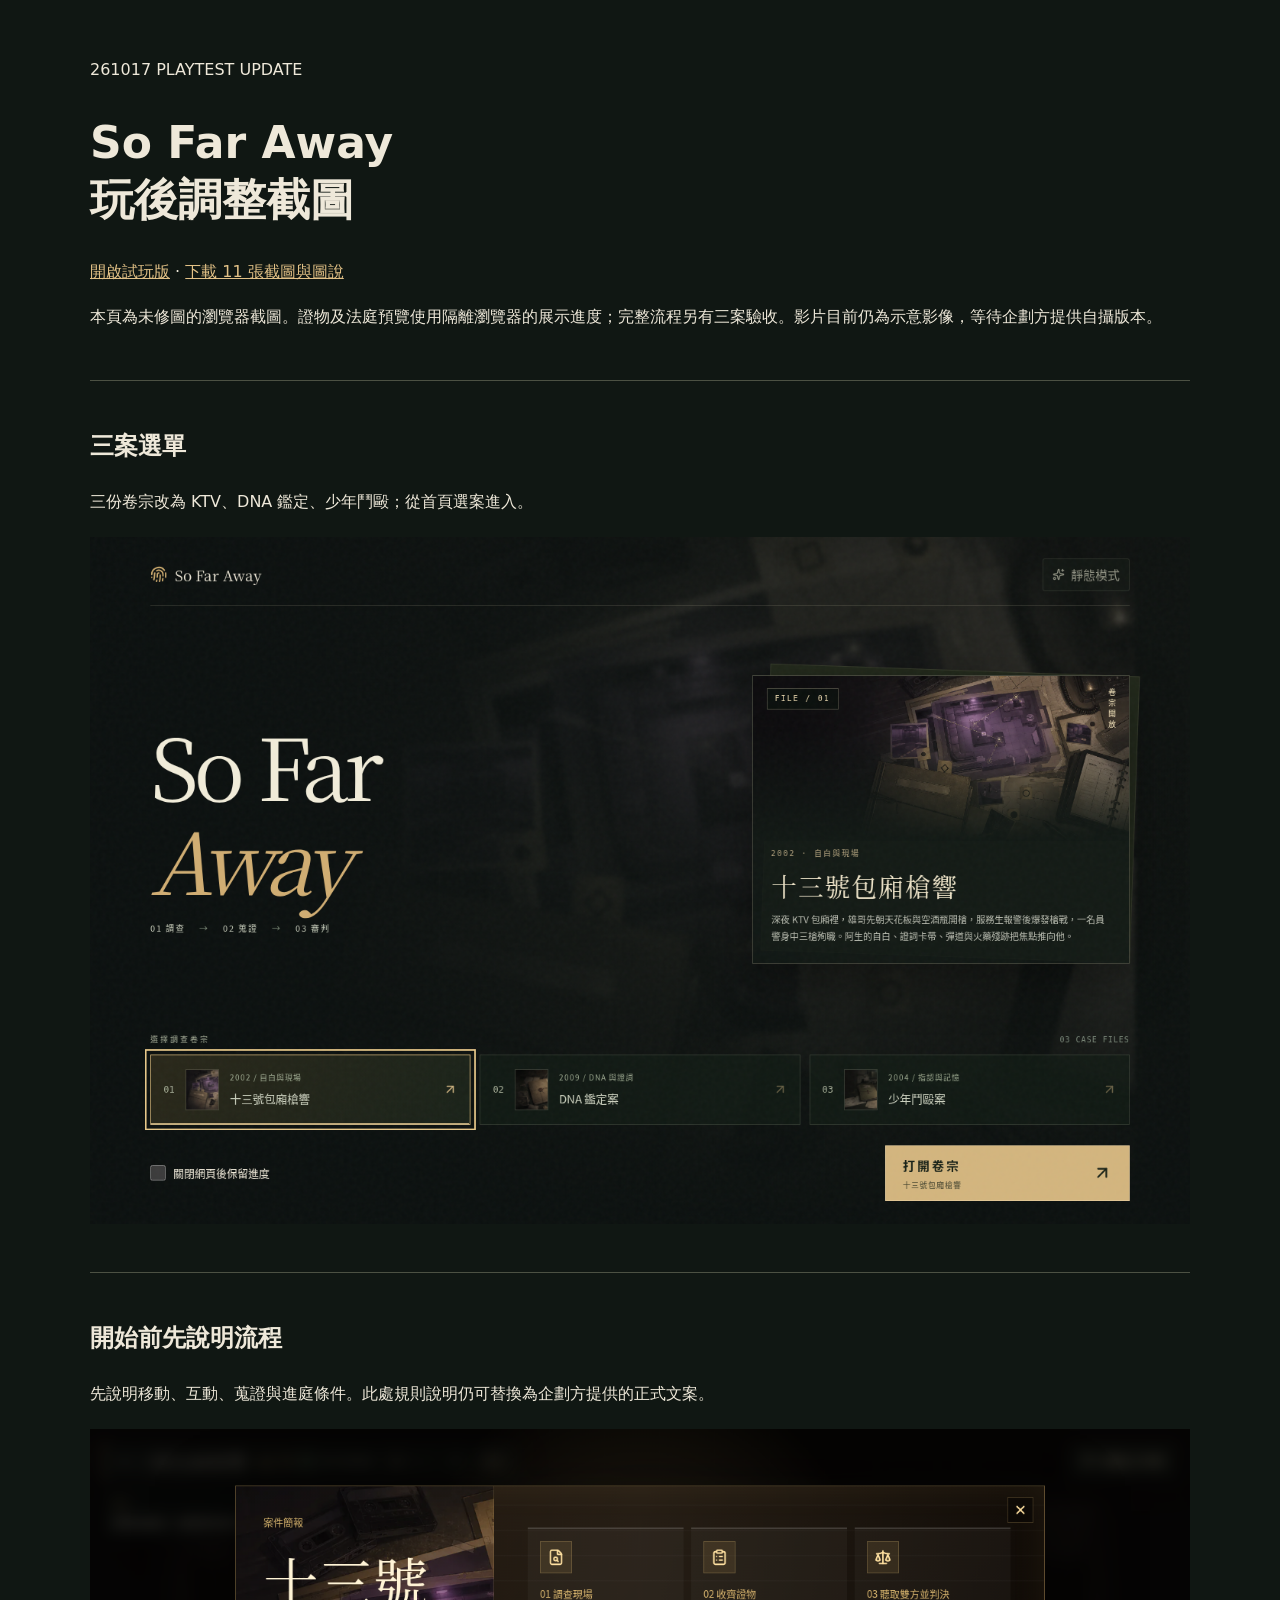
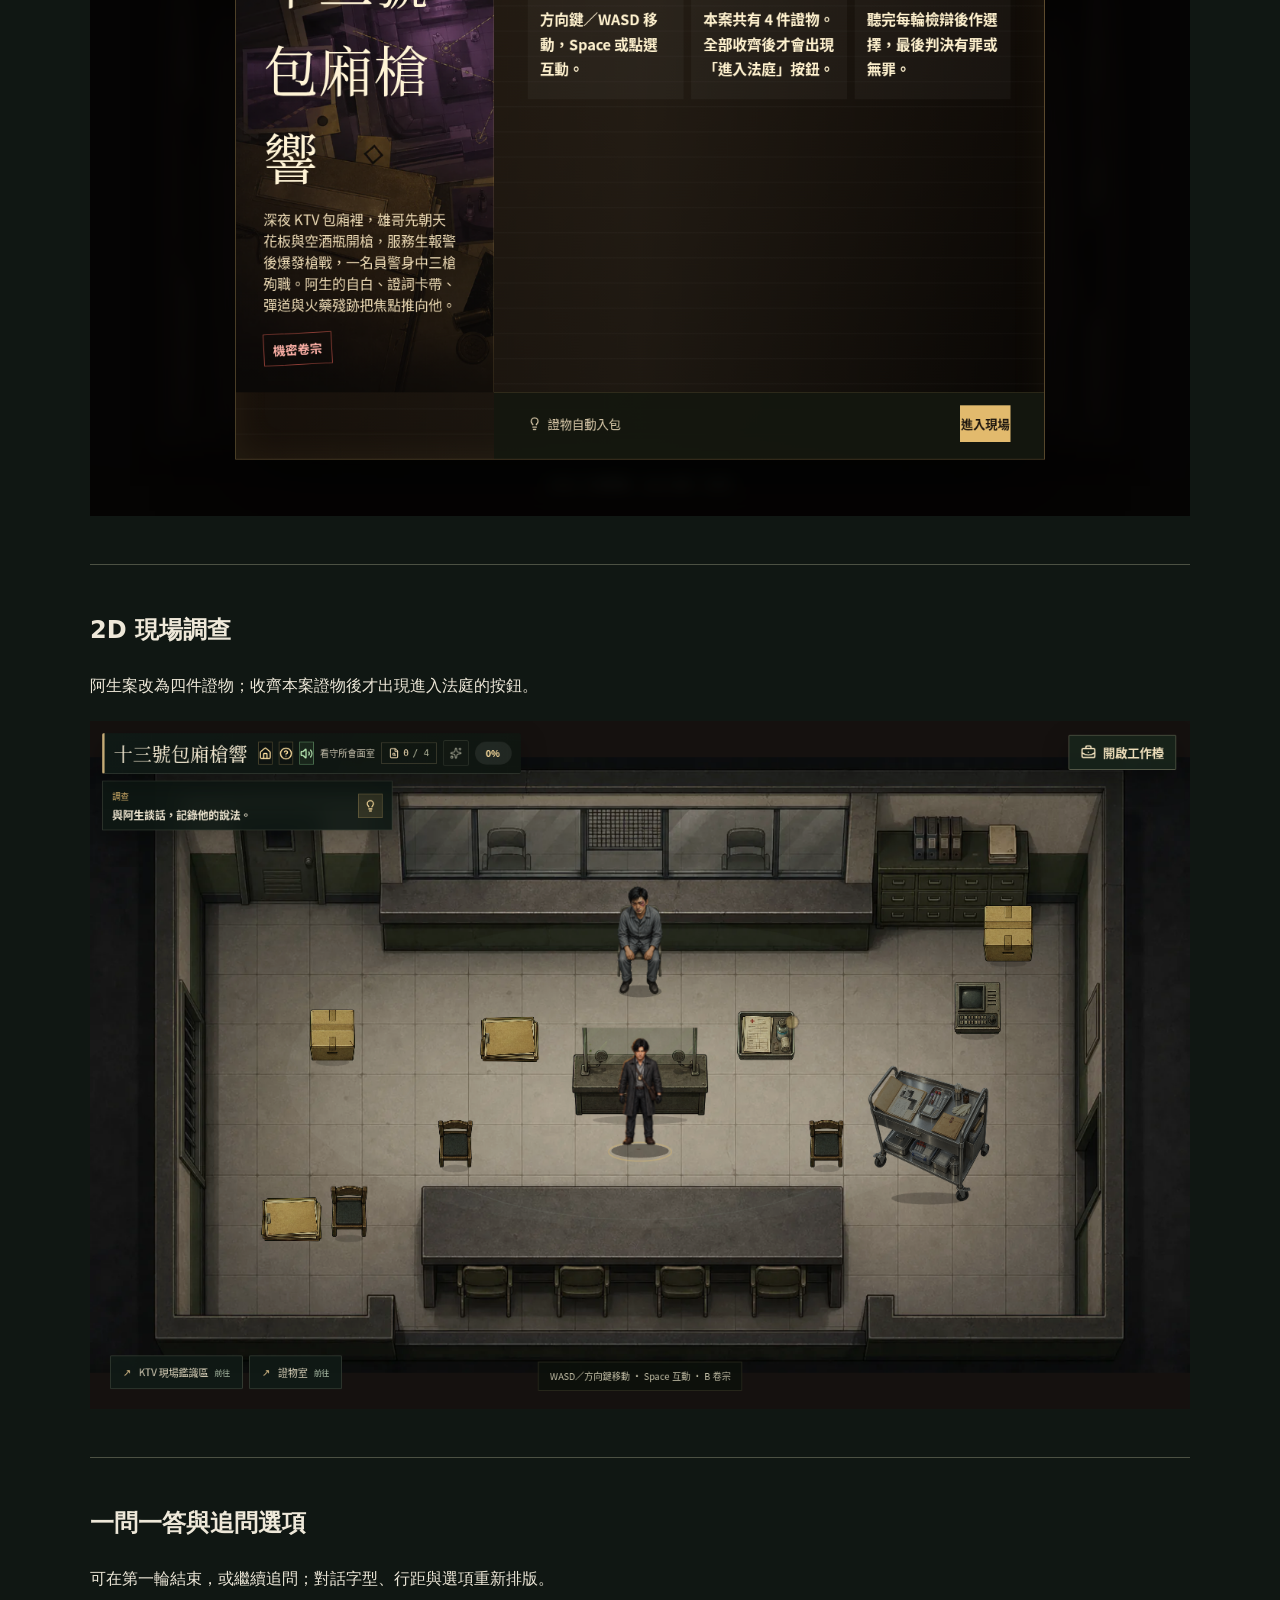
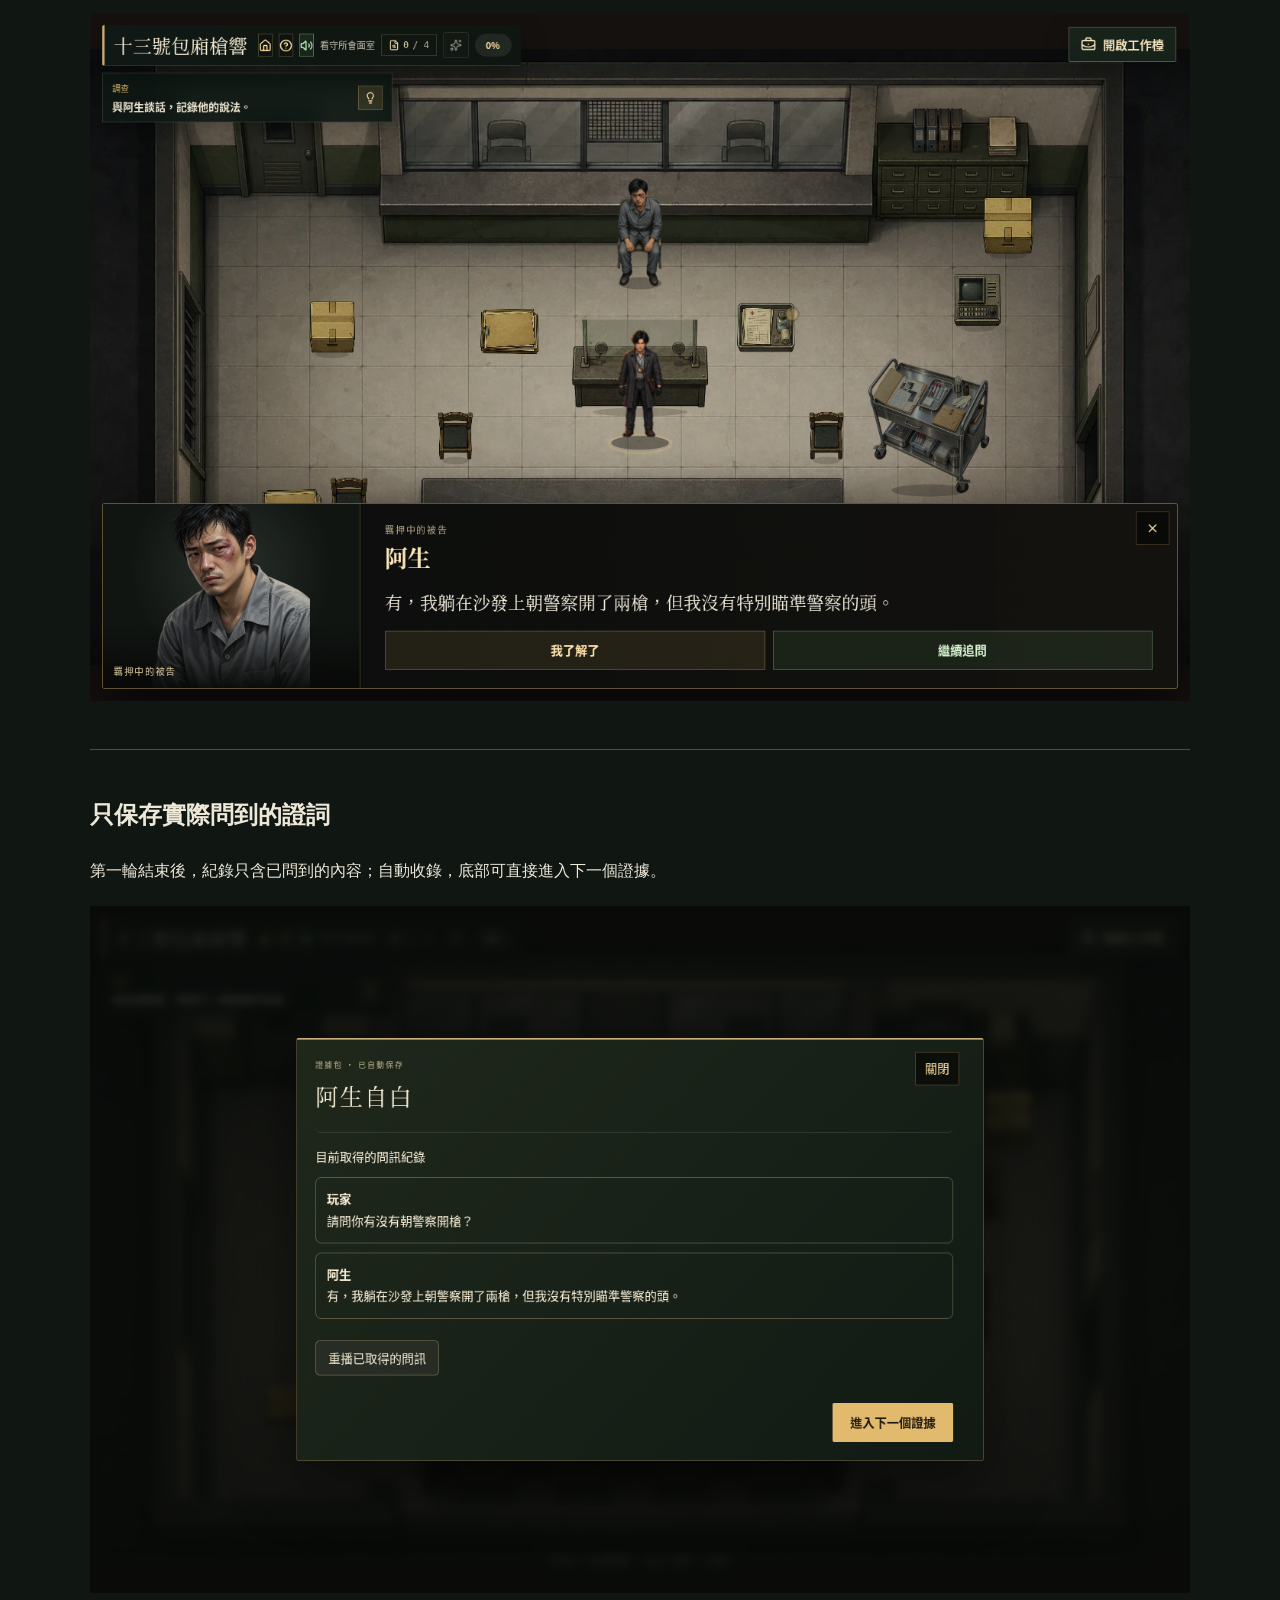
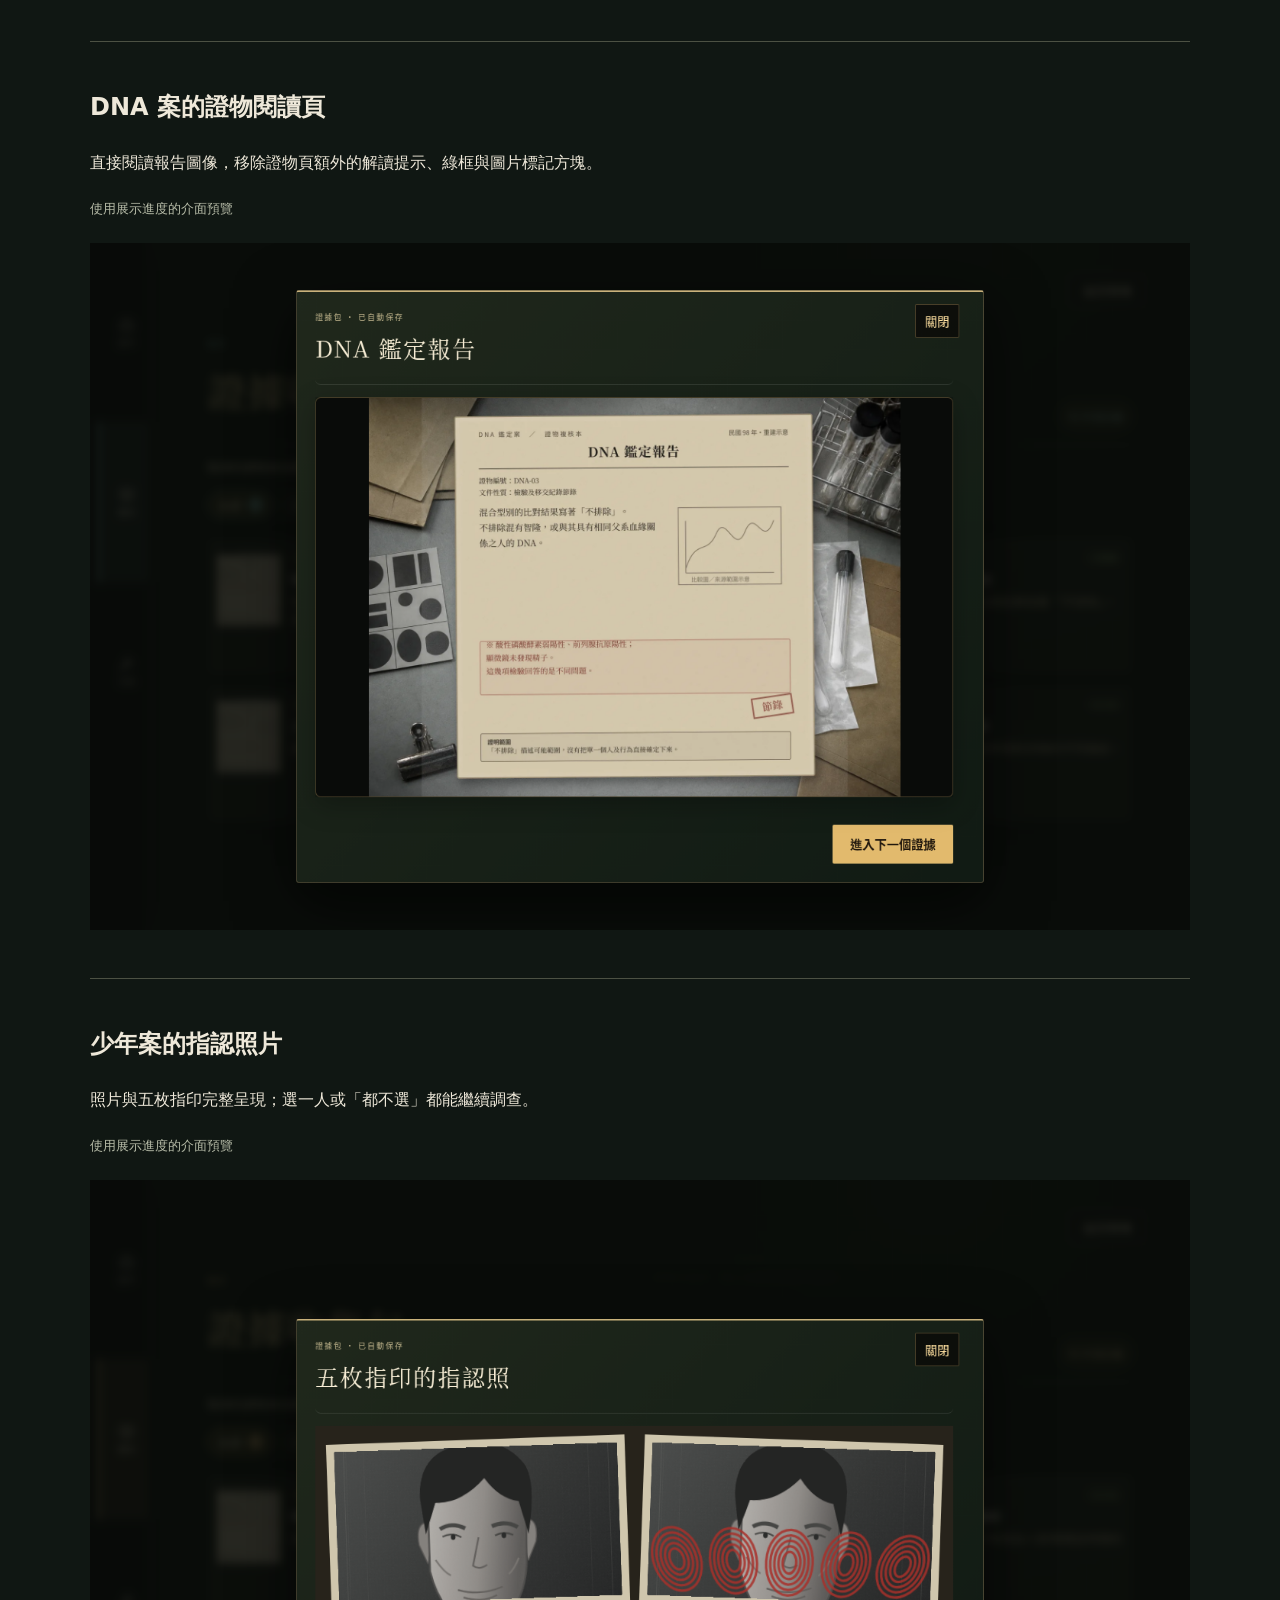
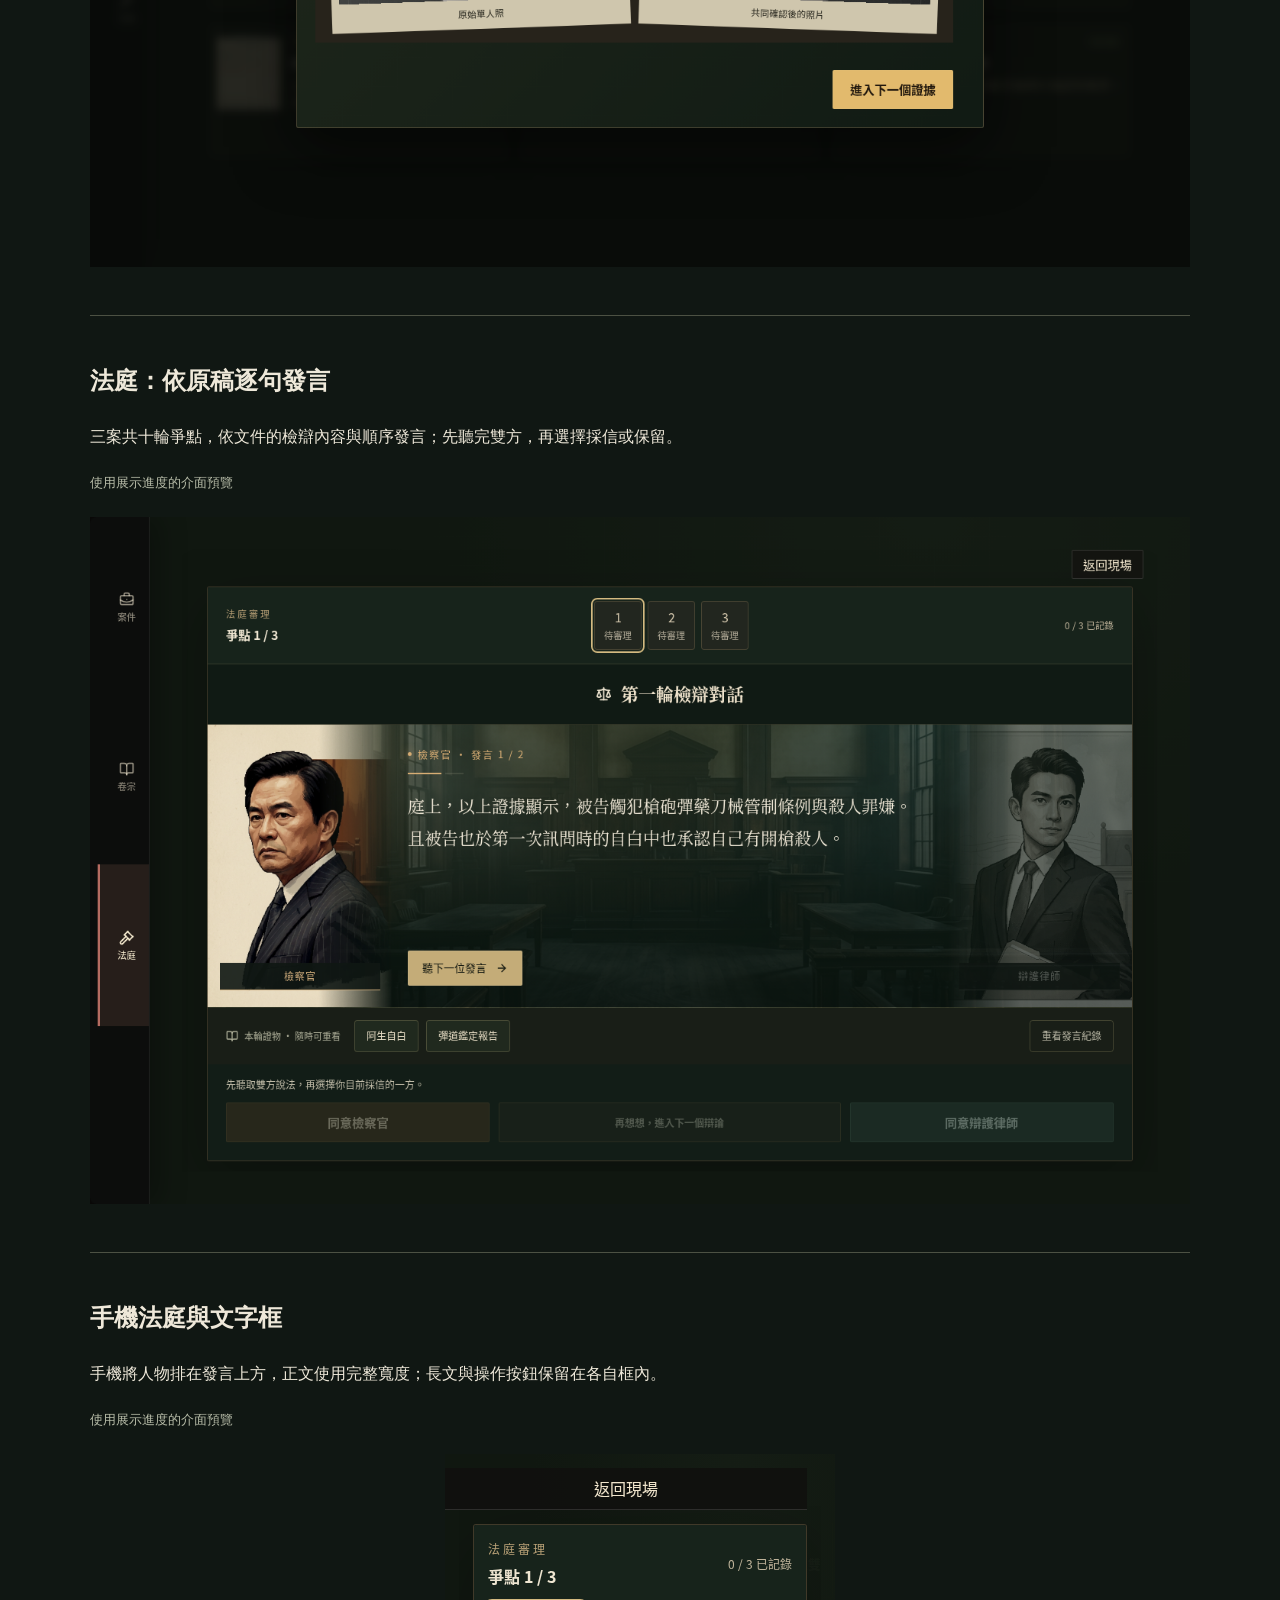
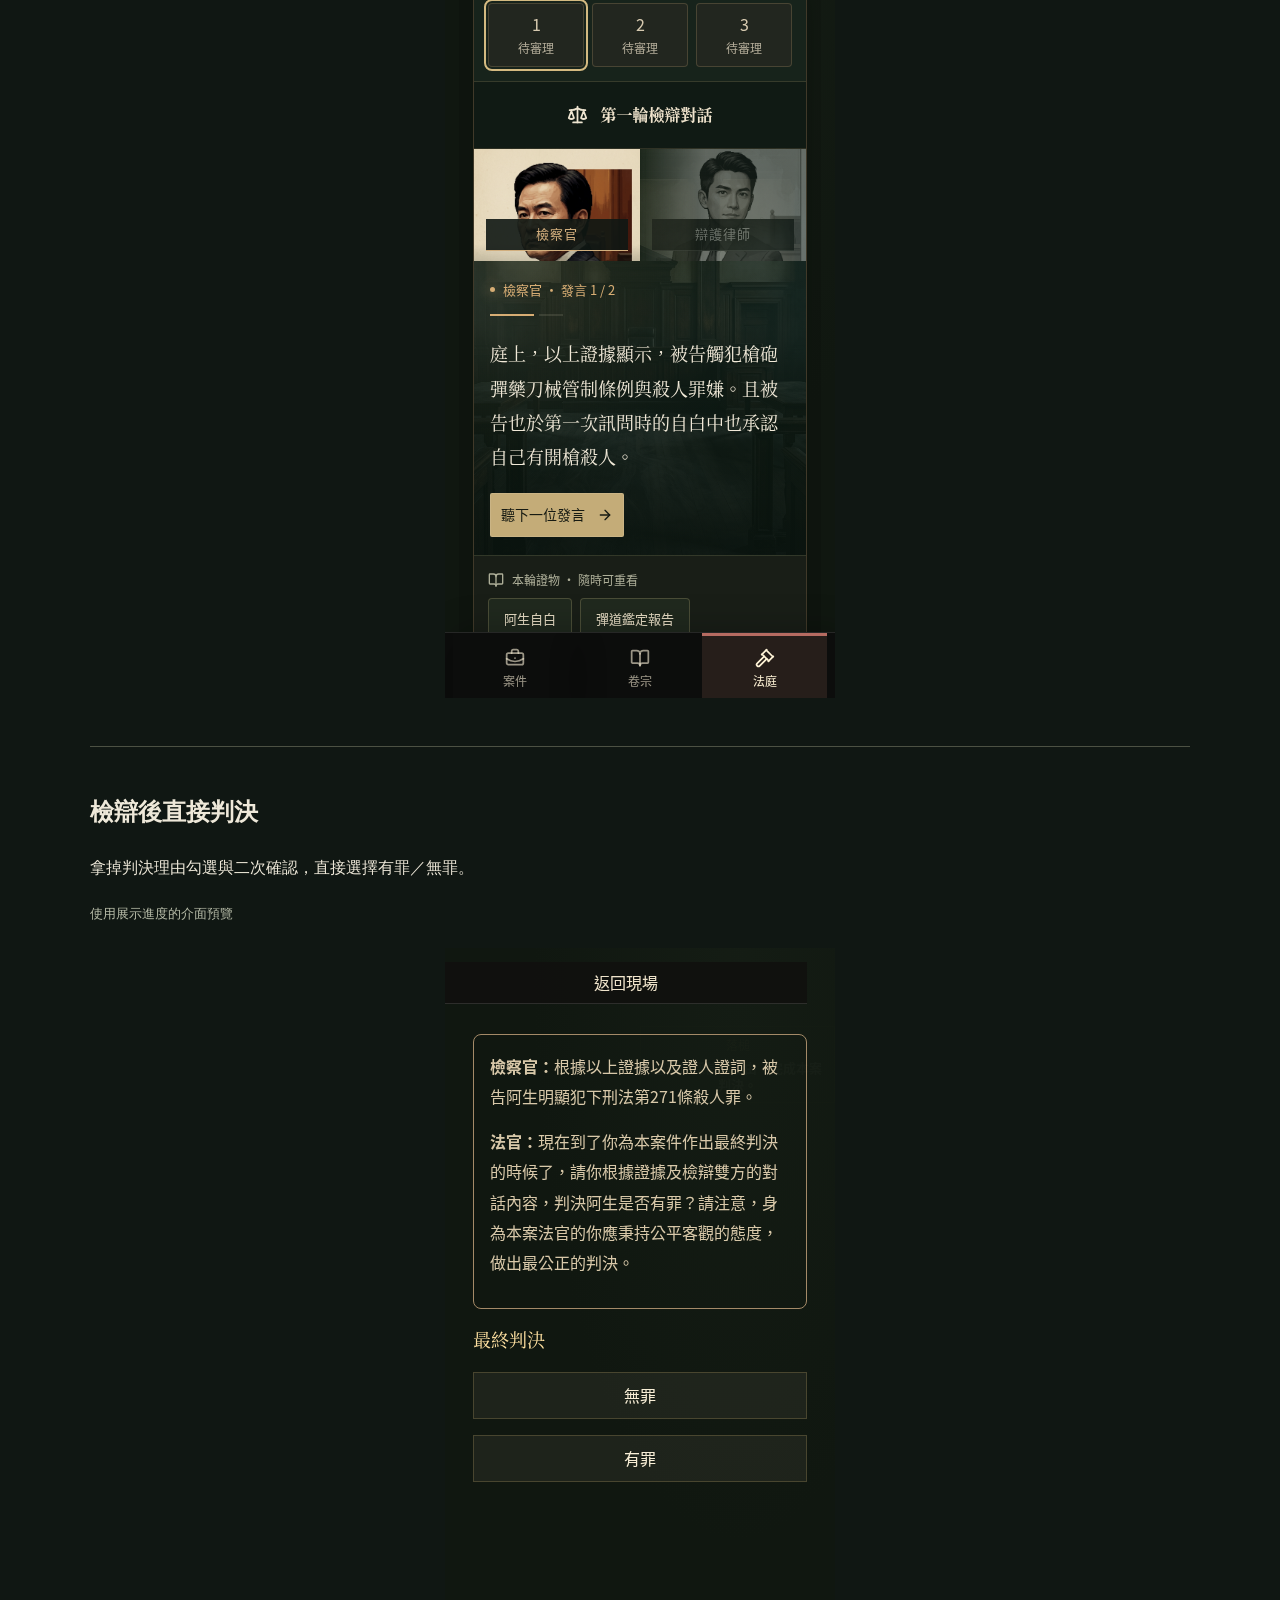
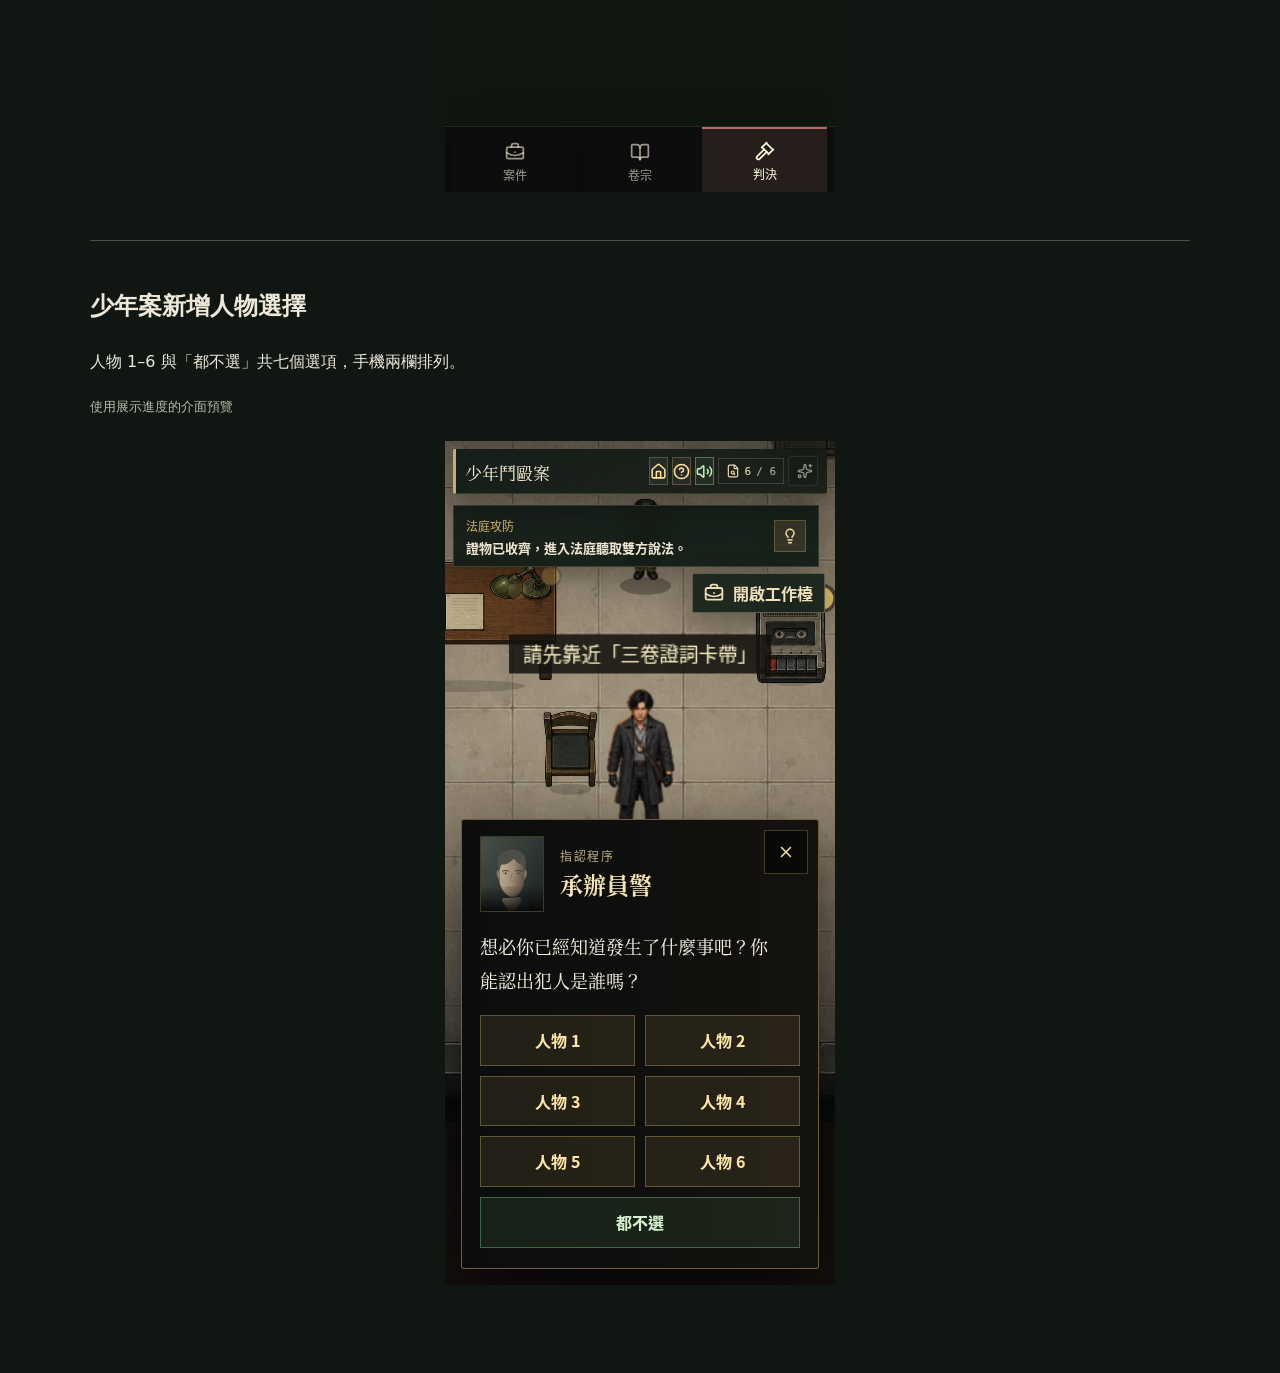
<file: review/261017/index.html>
<!doctype html><html lang="zh-Hant"><meta charset="utf-8"><meta name="viewport" content="width=device-width,initial-scale=1"><title>So Far Away｜261017 調整截圖</title><style>body{margin:0;background:#101713;color:#eee8d9;font-family:system-ui,sans-serif;line-height:1.8}main{max-width:1100px;margin:auto;padding:40px 20px}h1{font-size:clamp(28px,5vw,44px);line-height:1.3}a{color:#e2c186}figure{margin:48px 0;border-top:1px solid #4c5143;padding-top:24px}img{display:block;max-width:100%;max-height:850px;height:auto;margin:20px auto}small{color:#b8bda9}figcaption{max-width:75ch}</style><main><p>261017 PLAYTEST UPDATE</p><h1>So Far Away<br>玩後調整截圖</h1><p><a href="../../">開啟試玩版</a> · <a href="../../downloads/soufa-review-20261017.zip">下載 11 張截圖與圖說</a></p><p>本頁為未修圖的瀏覽器截圖。證物及法庭預覽使用隔離瀏覽器的展示進度；完整流程另有三案驗收。影片目前仍為示意影像，等待企劃方提供自攝版本。</p><figure><figcaption><h2>三案選單</h2><p>三份卷宗改為 KTV、DNA 鑑定、少年鬥毆；從首頁選案進入。</p></figcaption><a href="01-cases.png"><img loading="lazy" src="01-cases.png" alt="三案選單"></a></figure><figure><figcaption><h2>開始前先說明流程</h2><p>先說明移動、互動、蒐證與進庭條件。此處規則說明仍可替換為企劃方提供的正式文案。</p></figcaption><a href="02-rules.png"><img loading="lazy" src="02-rules.png" alt="開始前先說明流程"></a></figure><figure><figcaption><h2>2D 現場調查</h2><p>阿生案改為四件證物；收齊本案證物後才出現進入法庭的按鈕。</p></figcaption><a href="03-investigation.png"><img loading="lazy" src="03-investigation.png" alt="2D 現場調查"></a></figure><figure><figcaption><h2>一問一答與追問選項</h2><p>可在第一輪結束，或繼續追問；對話字型、行距與選項重新排版。</p></figcaption><a href="04-dialogue.png"><img loading="lazy" src="04-dialogue.png" alt="一問一答與追問選項"></a></figure><figure><figcaption><h2>只保存實際問到的證詞</h2><p>第一輪結束後，紀錄只含已問到的內容；自動收錄，底部可直接進入下一個證據。</p></figcaption><a href="05-evidence.png"><img loading="lazy" src="05-evidence.png" alt="只保存實際問到的證詞"></a></figure><figure><figcaption><h2>DNA 案的證物閱讀頁</h2><p>直接閱讀報告圖像，移除證物頁額外的解讀提示、綠框與圖片標記方塊。</p><small>使用展示進度的介面預覽</small></figcaption><a href="06-dna.png"><img loading="lazy" src="06-dna.png" alt="DNA 案的證物閱讀頁"></a></figure><figure><figcaption><h2>少年案的指認照片</h2><p>照片與五枚指印完整呈現；選一人或「都不選」都能繼續調查。</p><small>使用展示進度的介面預覽</small></figcaption><a href="07-youth.png"><img loading="lazy" src="07-youth.png" alt="少年案的指認照片"></a></figure><figure><figcaption><h2>法庭：依原稿逐句發言</h2><p>三案共十輪爭點，依文件的檢辯內容與順序發言；先聽完雙方，再選擇採信或保留。</p><small>使用展示進度的介面預覽</small></figcaption><a href="08-court-desktop.png"><img loading="lazy" src="08-court-desktop.png" alt="法庭：依原稿逐句發言"></a></figure><figure><figcaption><h2>手機法庭與文字框</h2><p>手機將人物排在發言上方，正文使用完整寬度；長文與操作按鈕保留在各自框內。</p><small>使用展示進度的介面預覽</small></figcaption><a href="09-court-mobile.png"><img loading="lazy" src="09-court-mobile.png" alt="手機法庭與文字框"></a></figure><figure><figcaption><h2>檢辯後直接判決</h2><p>拿掉判決理由勾選與二次確認，直接選擇有罪／無罪。</p><small>使用展示進度的介面預覽</small></figcaption><a href="10-direct-verdict.png"><img loading="lazy" src="10-direct-verdict.png" alt="檢辯後直接判決"></a></figure><figure><figcaption><h2>少年案新增人物選擇</h2><p>人物 1–6 與「都不選」共七個選項，手機兩欄排列。</p><small>使用展示進度的介面預覽</small></figcaption><a href="11-identification-choice.png"><img loading="lazy" src="11-identification-choice.png" alt="少年案新增人物選擇"></a></figure></main></html>
</file>
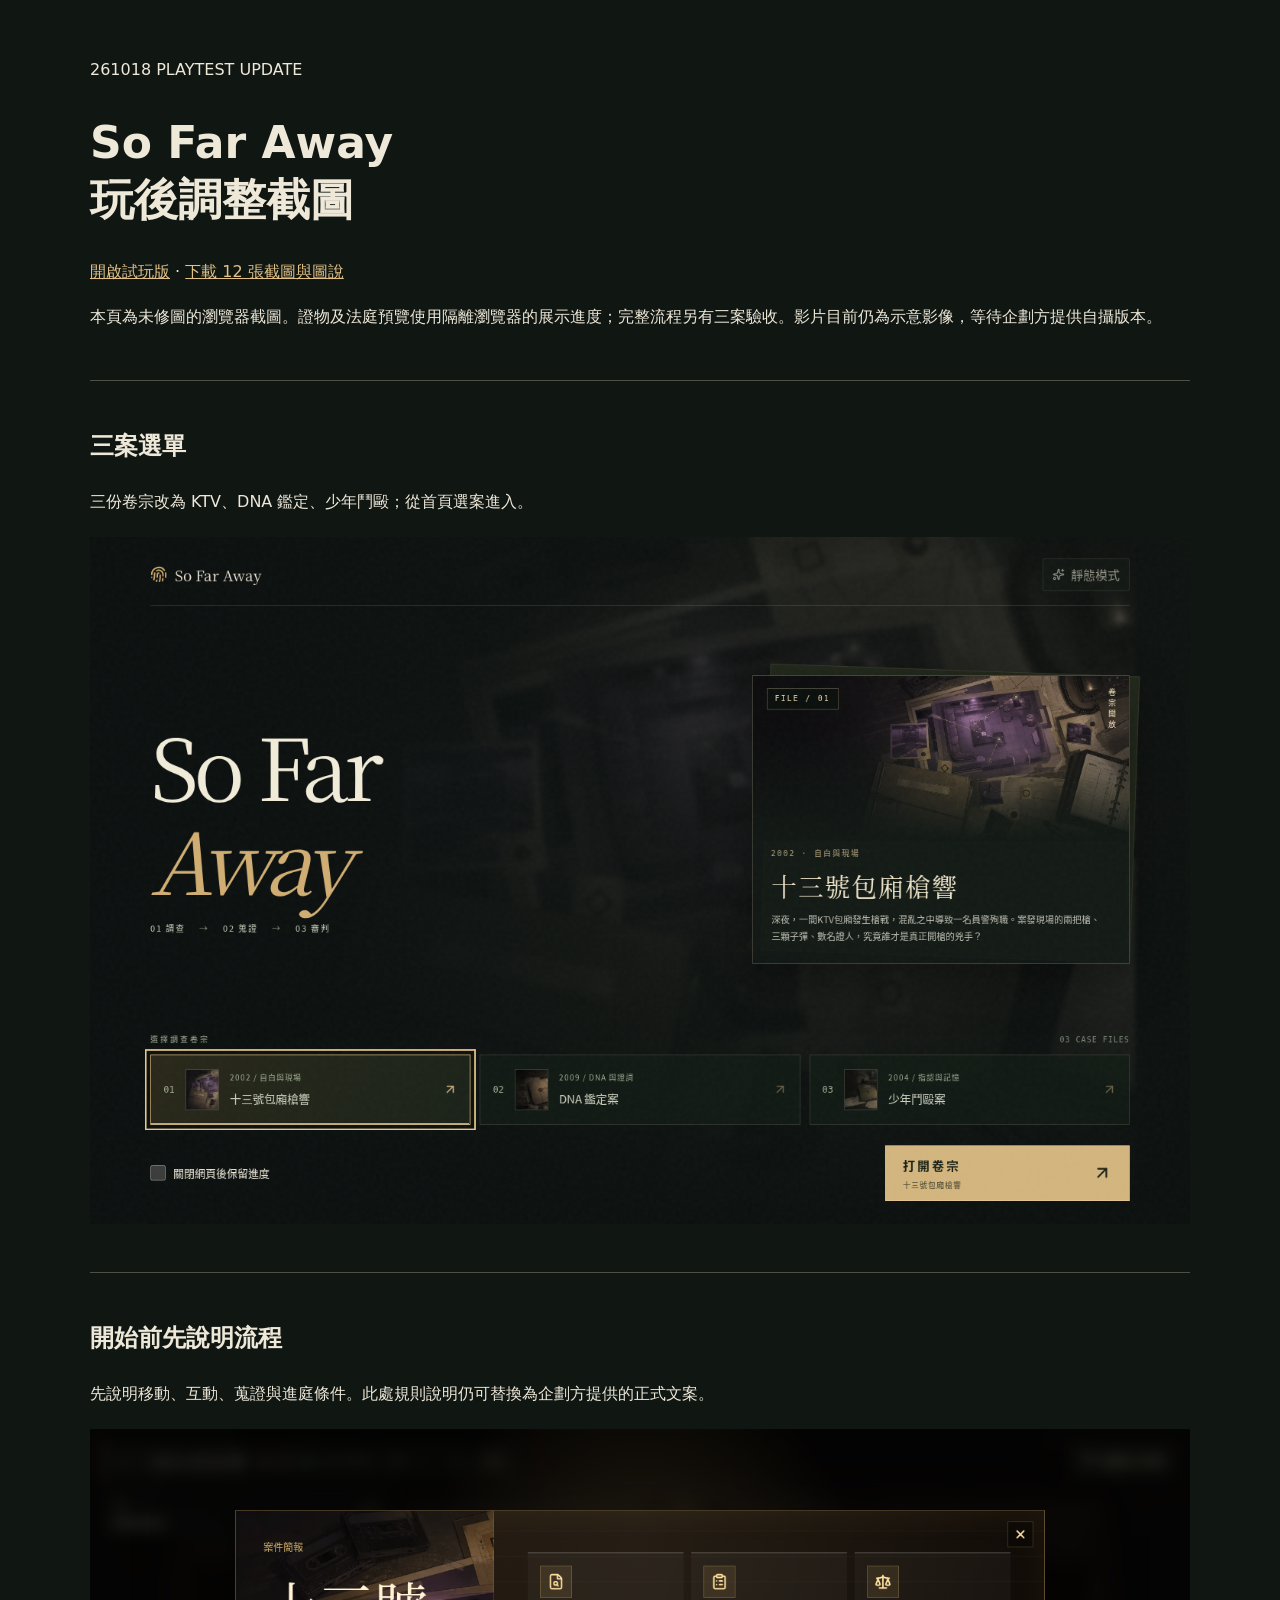
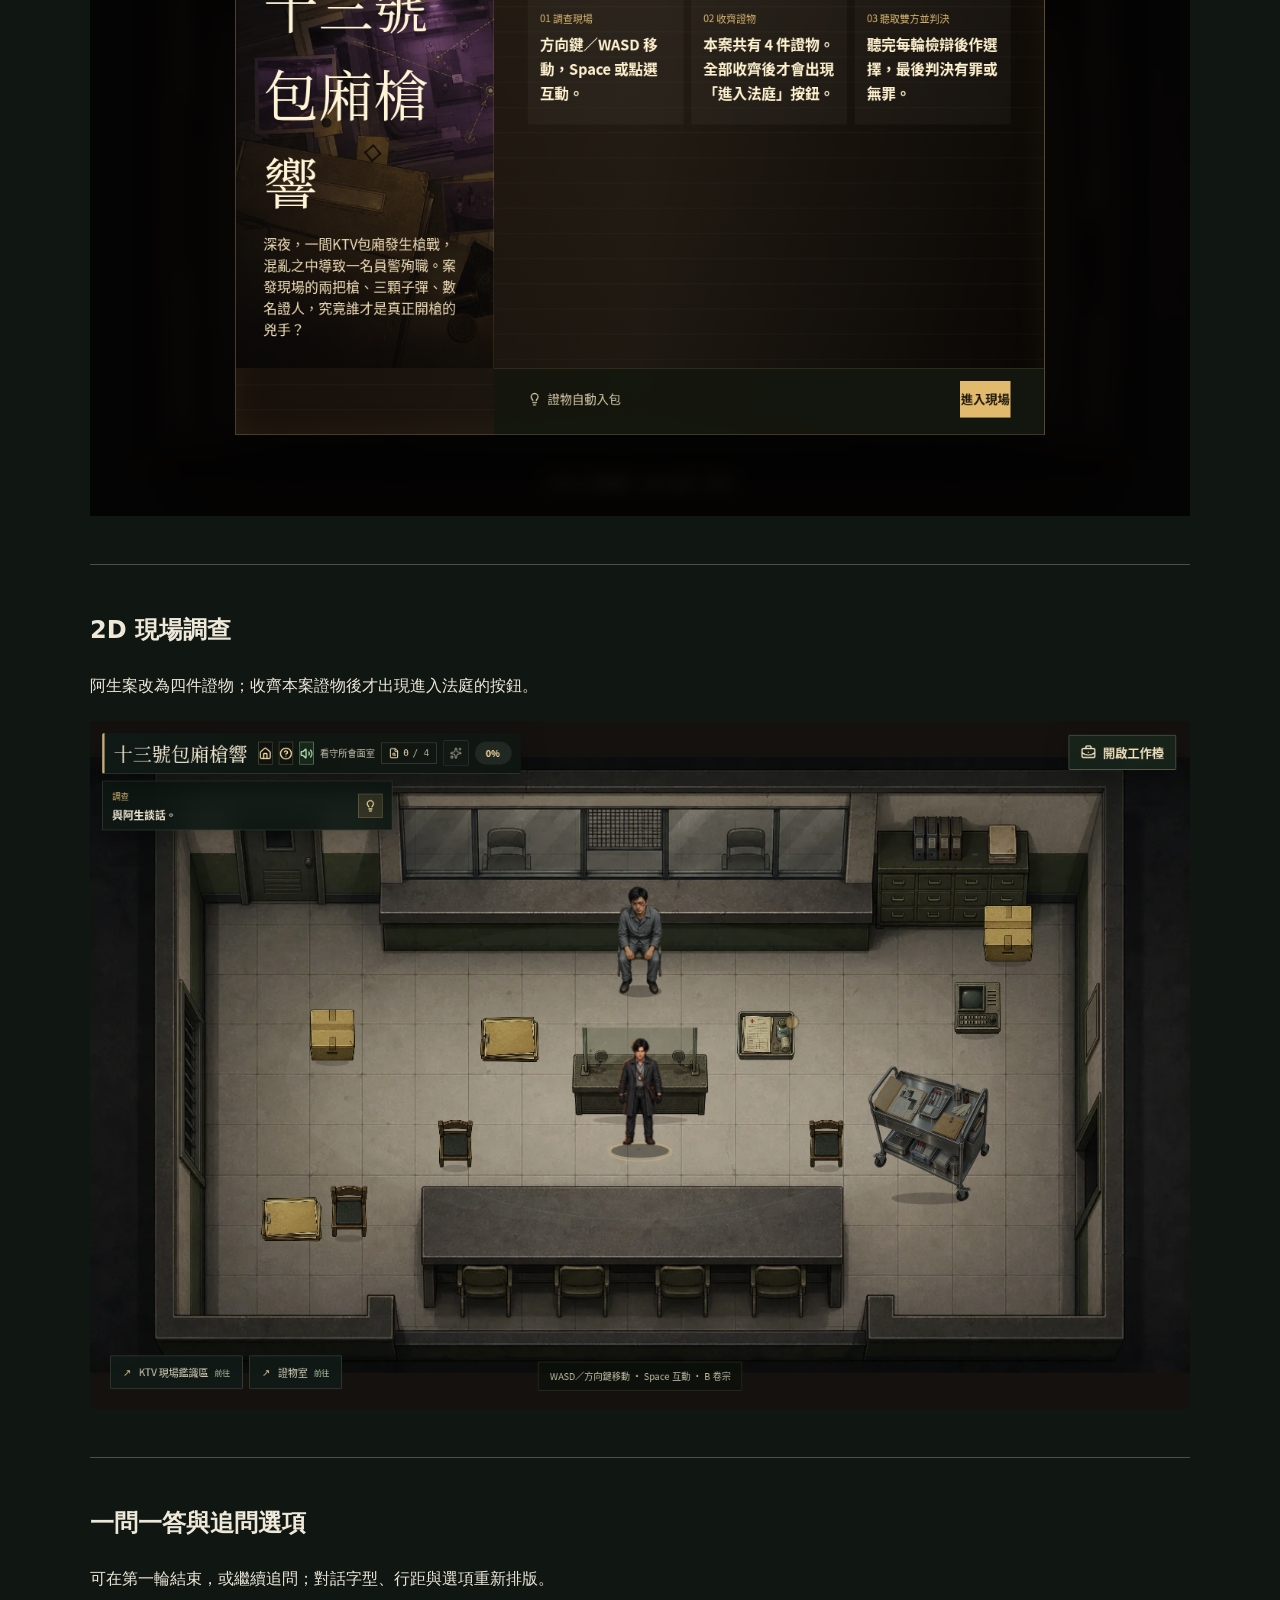
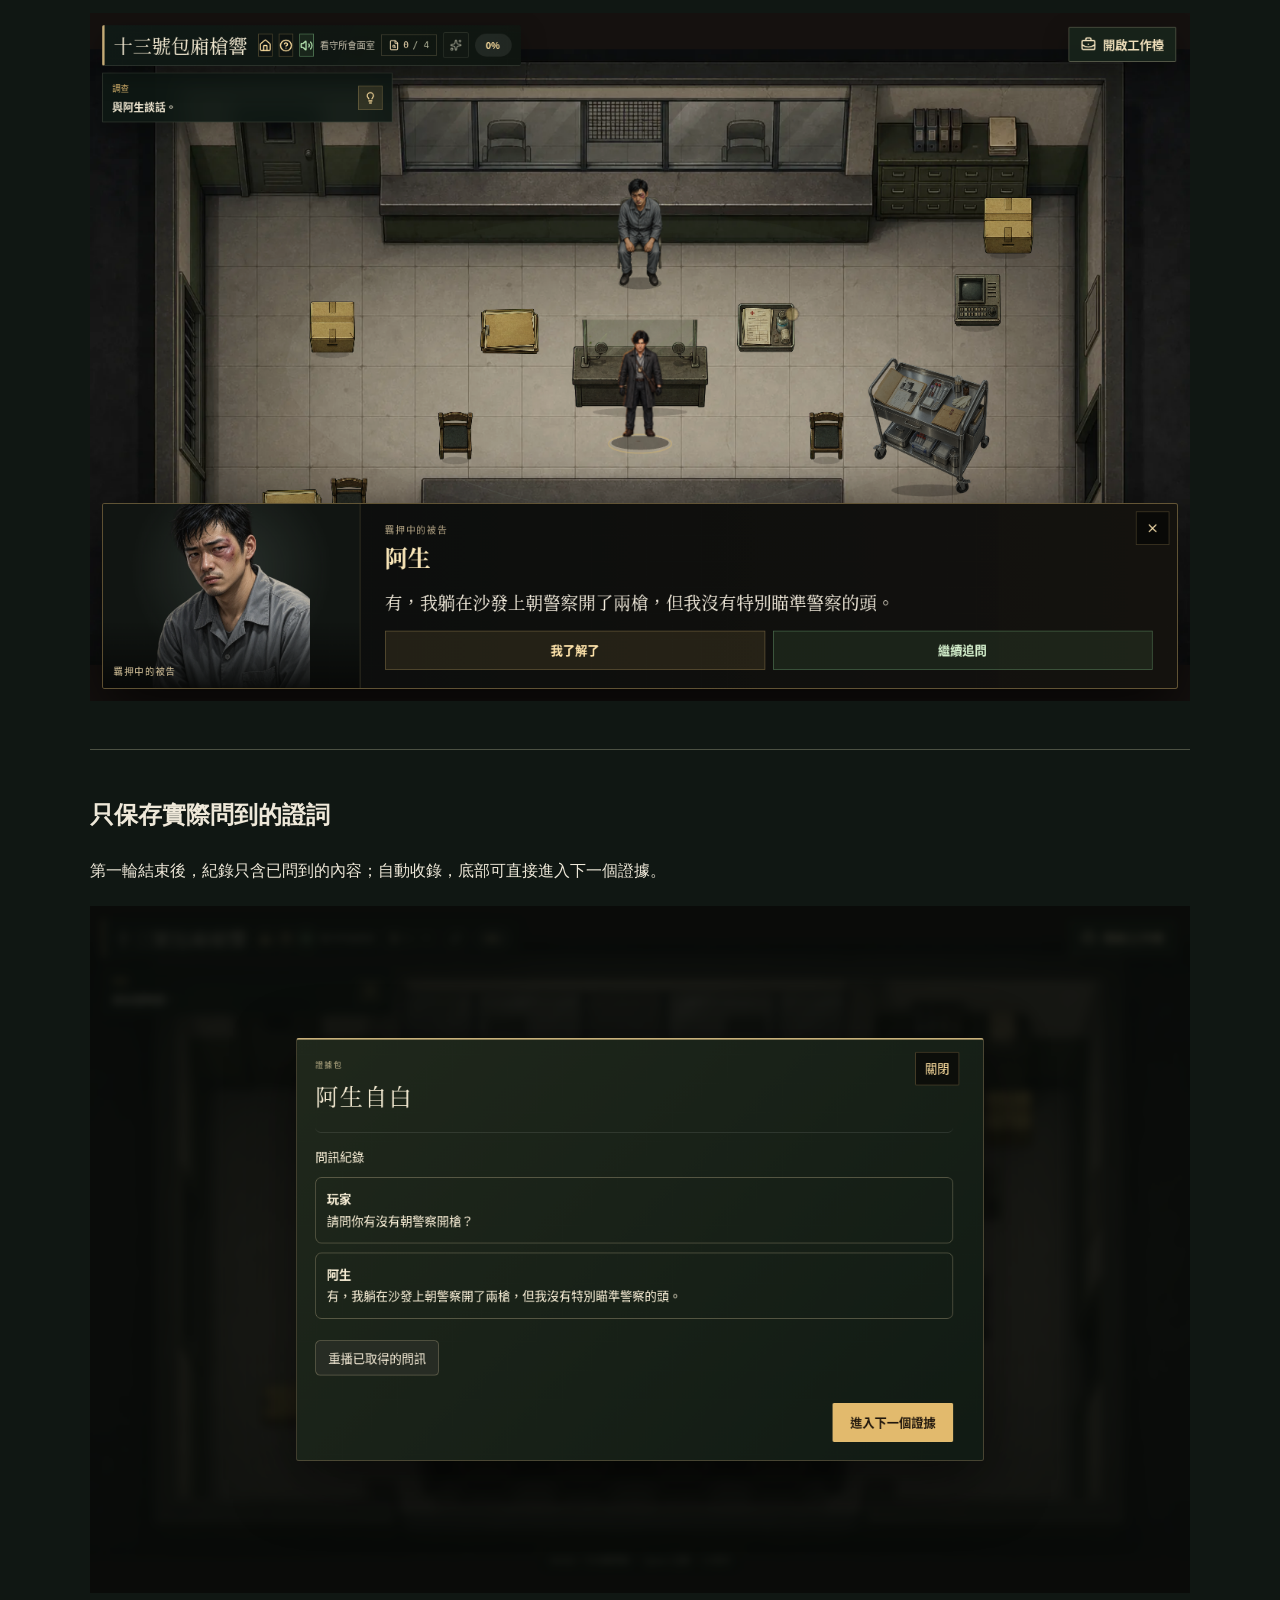
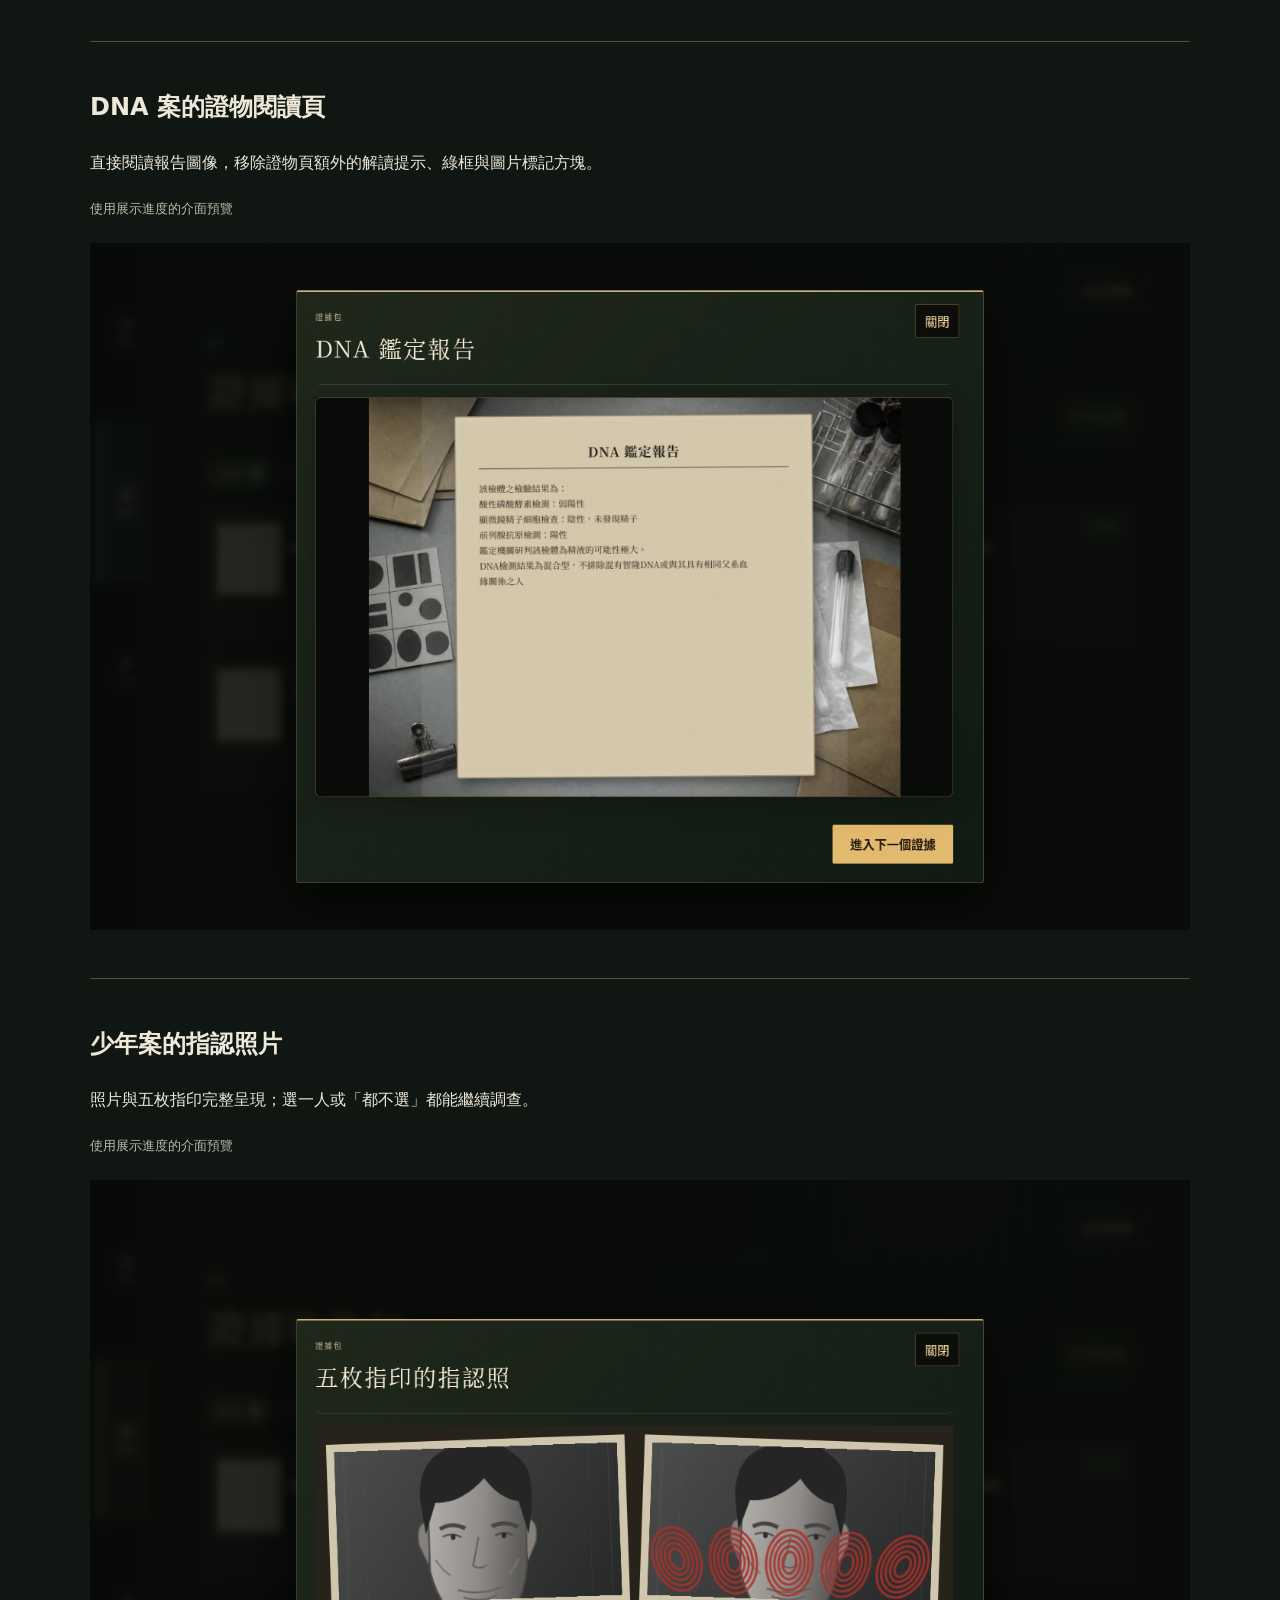
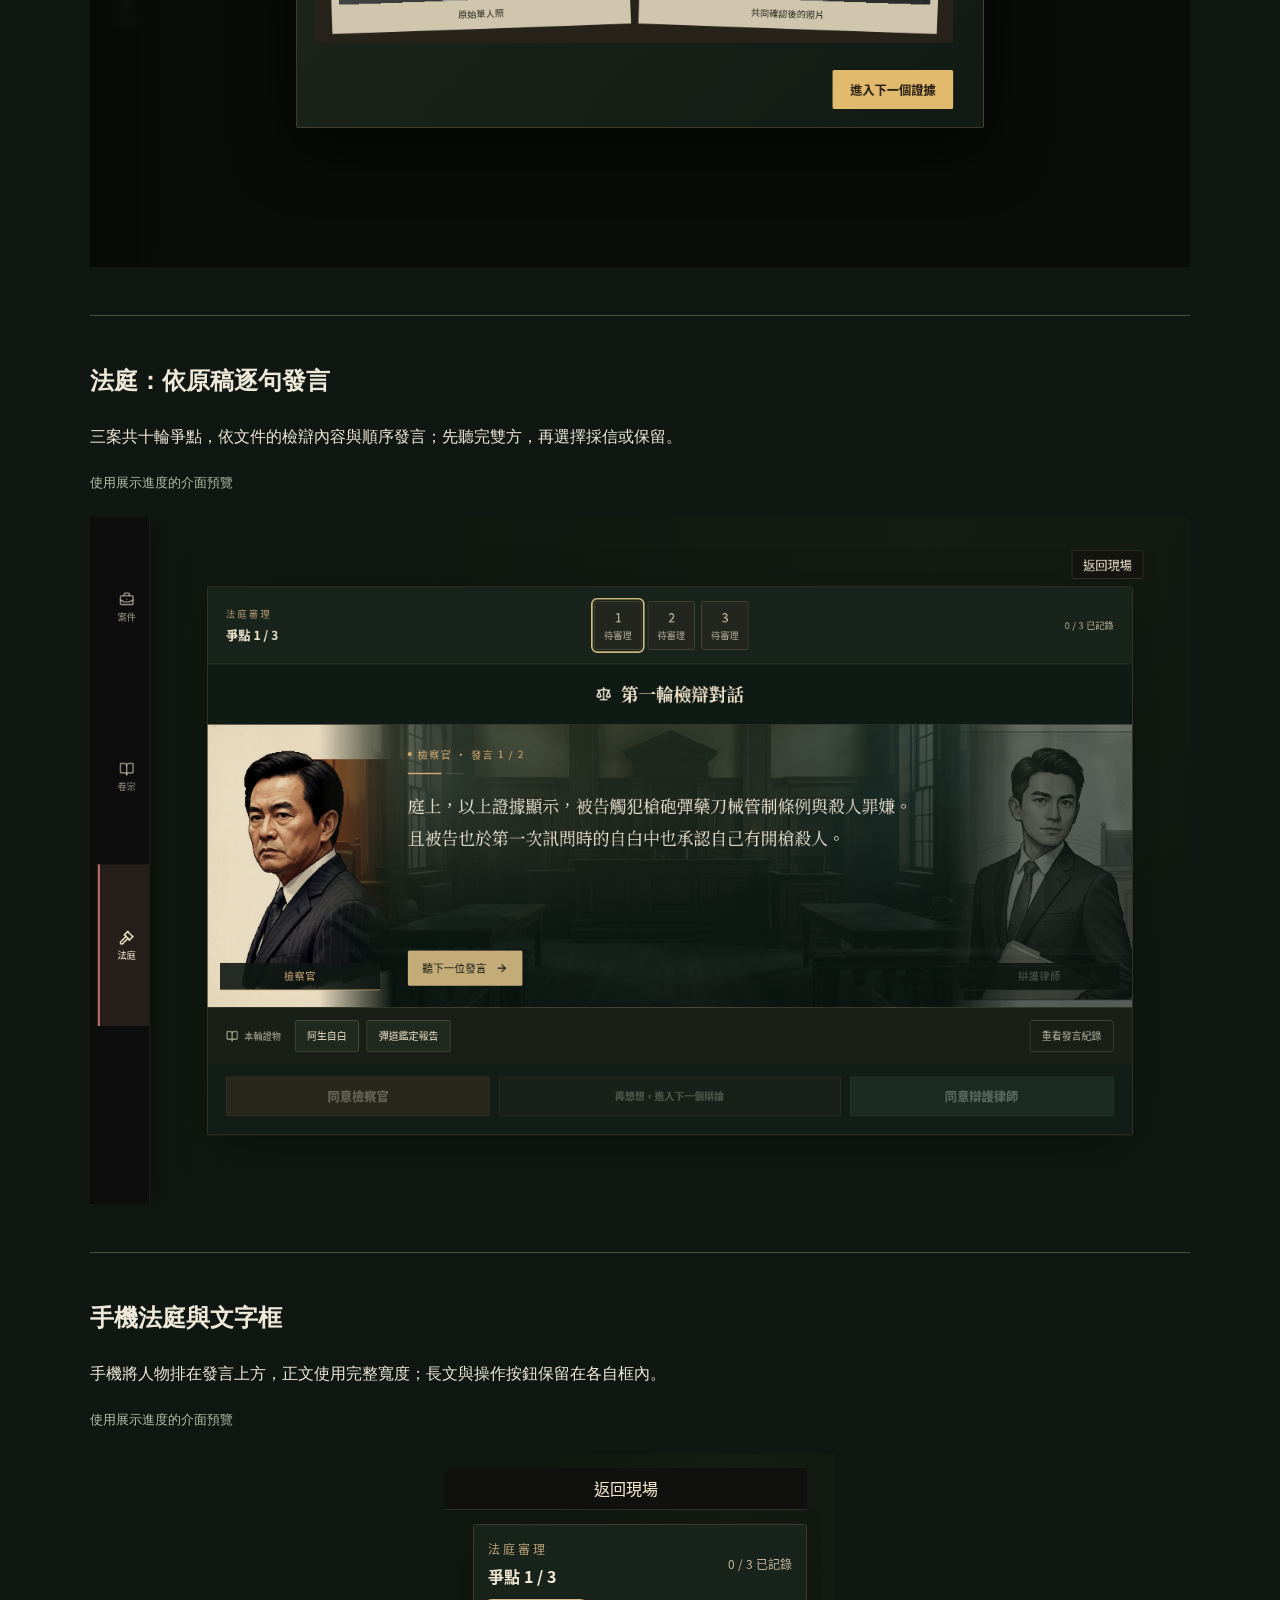
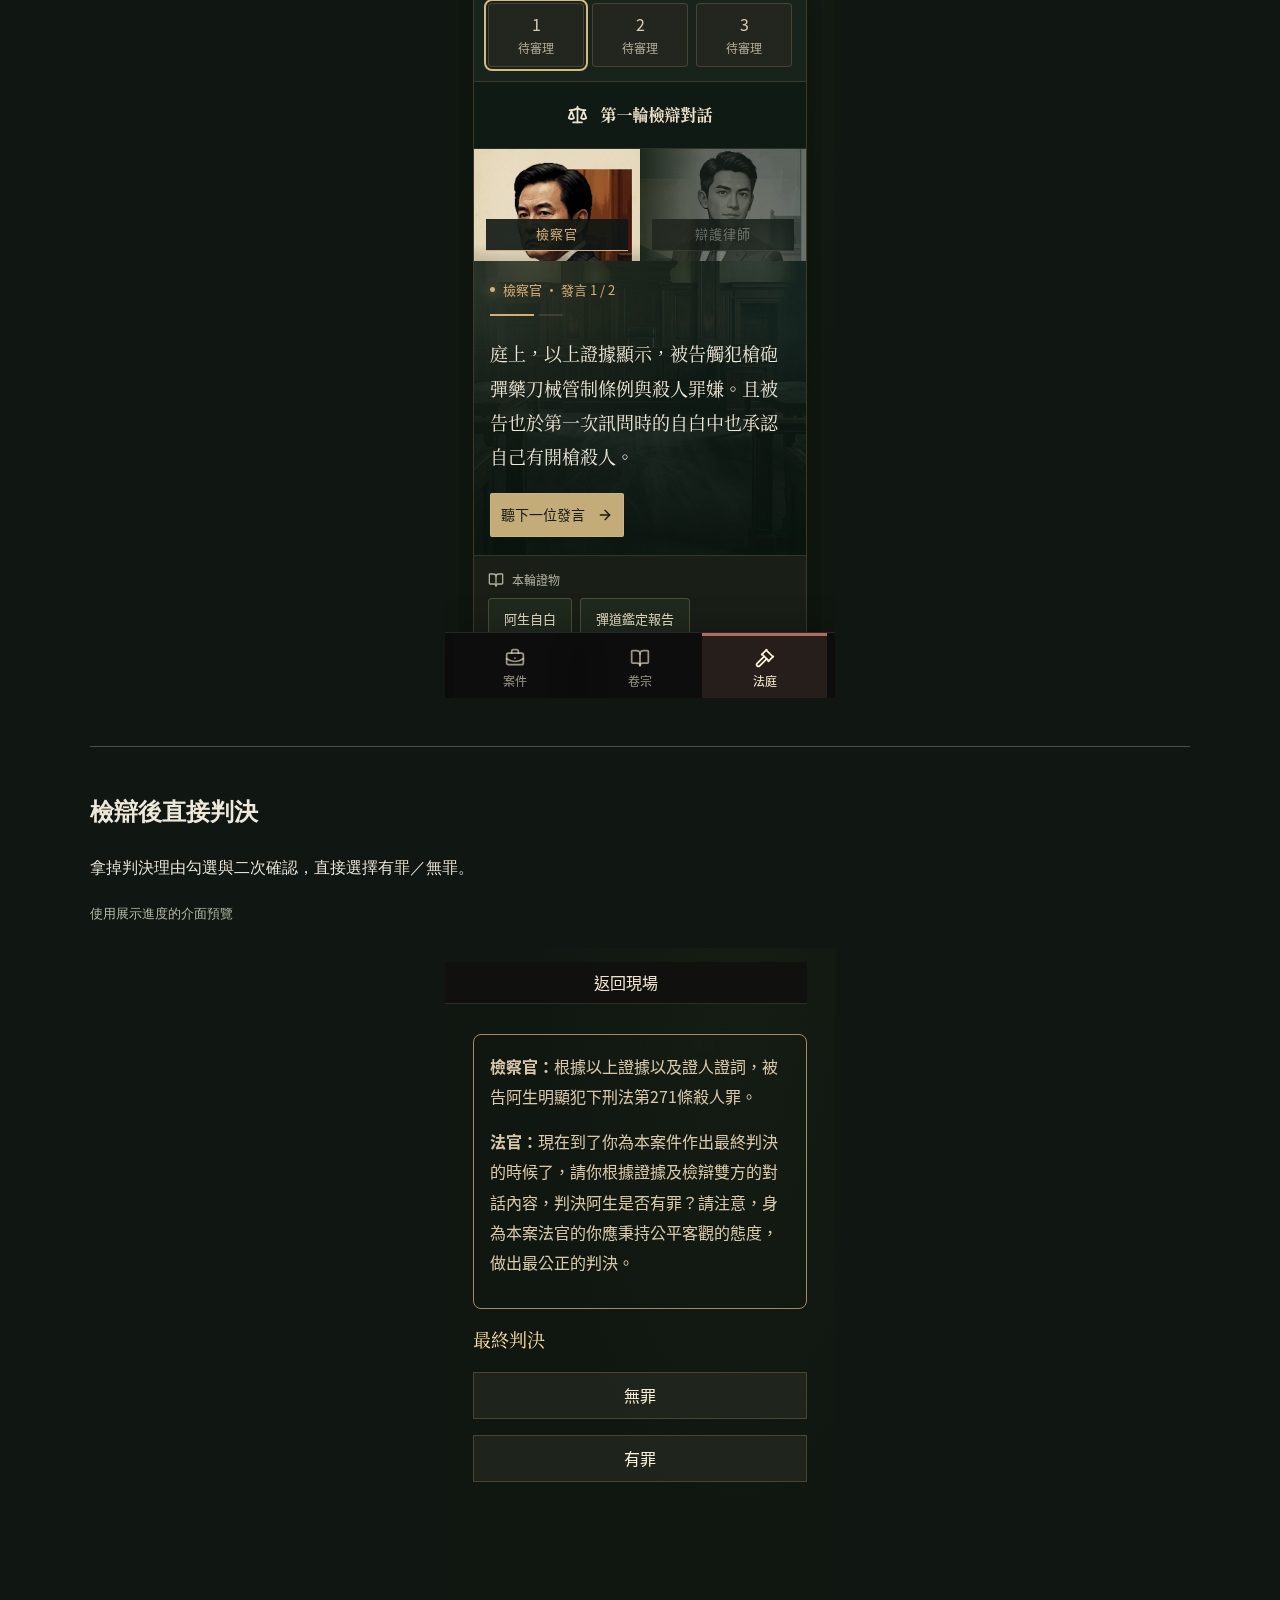
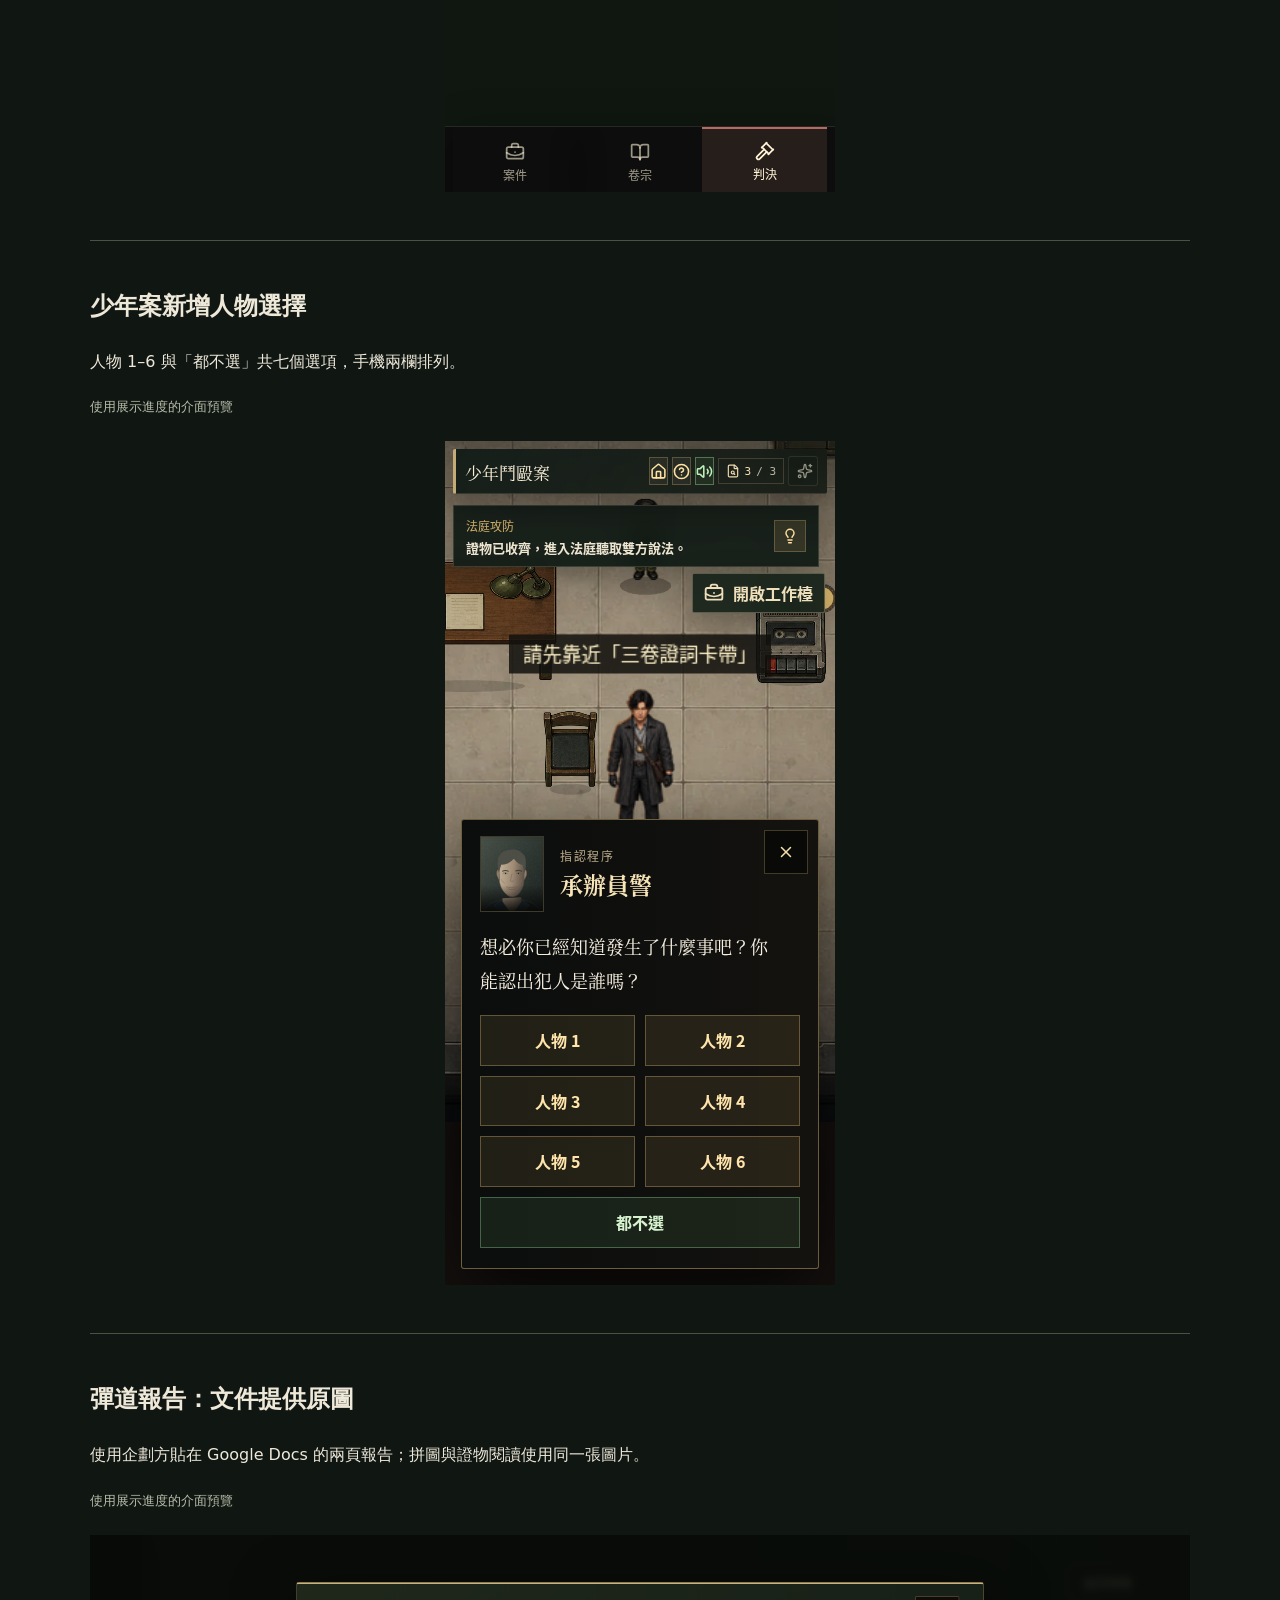
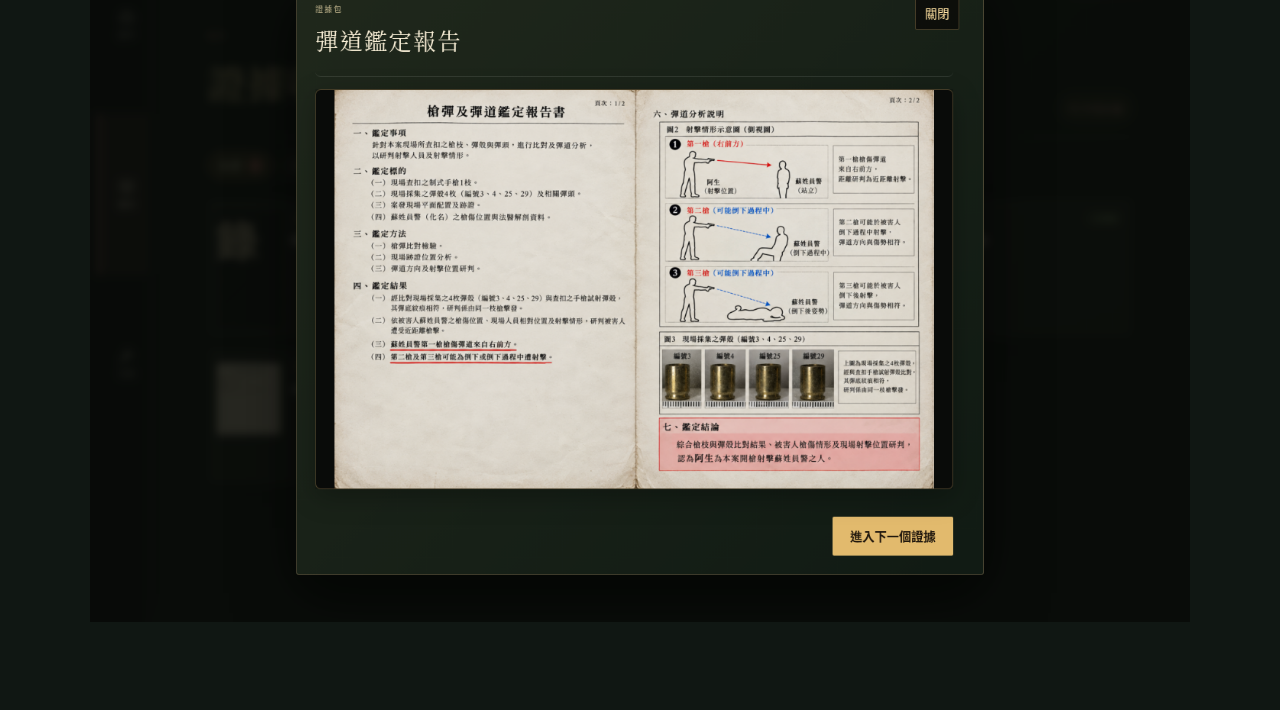
<file: review/261018/index.html>
<!doctype html><html lang="zh-Hant"><meta charset="utf-8"><meta name="viewport" content="width=device-width,initial-scale=1"><title>So Far Away｜261018 調整截圖</title><style>body{margin:0;background:#101713;color:#eee8d9;font-family:system-ui,sans-serif;line-height:1.8}main{max-width:1100px;margin:auto;padding:40px 20px}h1{font-size:clamp(28px,5vw,44px);line-height:1.3}a{color:#e2c186}figure{margin:48px 0;border-top:1px solid #4c5143;padding-top:24px}img{display:block;max-width:100%;max-height:850px;height:auto;margin:20px auto}small{color:#b8bda9}figcaption{max-width:75ch}</style><main><p>261018 PLAYTEST UPDATE</p><h1>So Far Away<br>玩後調整截圖</h1><p><a href="../../">開啟試玩版</a> · <a href="../../downloads/soufa-review-20261018.zip">下載 12 張截圖與圖說</a></p><p>本頁為未修圖的瀏覽器截圖。證物及法庭預覽使用隔離瀏覽器的展示進度；完整流程另有三案驗收。影片目前仍為示意影像，等待企劃方提供自攝版本。</p><figure><figcaption><h2>三案選單</h2><p>三份卷宗改為 KTV、DNA 鑑定、少年鬥毆；從首頁選案進入。</p></figcaption><a href="01-cases.png"><img loading="lazy" src="01-cases.png" alt="三案選單"></a></figure><figure><figcaption><h2>開始前先說明流程</h2><p>先說明移動、互動、蒐證與進庭條件。此處規則說明仍可替換為企劃方提供的正式文案。</p></figcaption><a href="02-rules.png"><img loading="lazy" src="02-rules.png" alt="開始前先說明流程"></a></figure><figure><figcaption><h2>2D 現場調查</h2><p>阿生案改為四件證物；收齊本案證物後才出現進入法庭的按鈕。</p></figcaption><a href="03-investigation.png"><img loading="lazy" src="03-investigation.png" alt="2D 現場調查"></a></figure><figure><figcaption><h2>一問一答與追問選項</h2><p>可在第一輪結束，或繼續追問；對話字型、行距與選項重新排版。</p></figcaption><a href="04-dialogue.png"><img loading="lazy" src="04-dialogue.png" alt="一問一答與追問選項"></a></figure><figure><figcaption><h2>只保存實際問到的證詞</h2><p>第一輪結束後，紀錄只含已問到的內容；自動收錄，底部可直接進入下一個證據。</p></figcaption><a href="05-evidence.png"><img loading="lazy" src="05-evidence.png" alt="只保存實際問到的證詞"></a></figure><figure><figcaption><h2>DNA 案的證物閱讀頁</h2><p>直接閱讀報告圖像，移除證物頁額外的解讀提示、綠框與圖片標記方塊。</p><small>使用展示進度的介面預覽</small></figcaption><a href="06-dna.png"><img loading="lazy" src="06-dna.png" alt="DNA 案的證物閱讀頁"></a></figure><figure><figcaption><h2>少年案的指認照片</h2><p>照片與五枚指印完整呈現；選一人或「都不選」都能繼續調查。</p><small>使用展示進度的介面預覽</small></figcaption><a href="07-youth.png"><img loading="lazy" src="07-youth.png" alt="少年案的指認照片"></a></figure><figure><figcaption><h2>法庭：依原稿逐句發言</h2><p>三案共十輪爭點，依文件的檢辯內容與順序發言；先聽完雙方，再選擇採信或保留。</p><small>使用展示進度的介面預覽</small></figcaption><a href="08-court-desktop.png"><img loading="lazy" src="08-court-desktop.png" alt="法庭：依原稿逐句發言"></a></figure><figure><figcaption><h2>手機法庭與文字框</h2><p>手機將人物排在發言上方，正文使用完整寬度；長文與操作按鈕保留在各自框內。</p><small>使用展示進度的介面預覽</small></figcaption><a href="09-court-mobile.png"><img loading="lazy" src="09-court-mobile.png" alt="手機法庭與文字框"></a></figure><figure><figcaption><h2>檢辯後直接判決</h2><p>拿掉判決理由勾選與二次確認，直接選擇有罪／無罪。</p><small>使用展示進度的介面預覽</small></figcaption><a href="10-direct-verdict.png"><img loading="lazy" src="10-direct-verdict.png" alt="檢辯後直接判決"></a></figure><figure><figcaption><h2>少年案新增人物選擇</h2><p>人物 1–6 與「都不選」共七個選項，手機兩欄排列。</p><small>使用展示進度的介面預覽</small></figcaption><a href="11-identification-choice.png"><img loading="lazy" src="11-identification-choice.png" alt="少年案新增人物選擇"></a></figure><figure><figcaption><h2>彈道報告：文件提供原圖</h2><p>使用企劃方貼在 Google Docs 的兩頁報告；拼圖與證物閱讀使用同一張圖片。</p><small>使用展示進度的介面預覽</small></figcaption><a href="12-ballistics-report.png"><img loading="lazy" src="12-ballistics-report.png" alt="彈道報告：文件提供原圖"></a></figure></main></html>
</file>
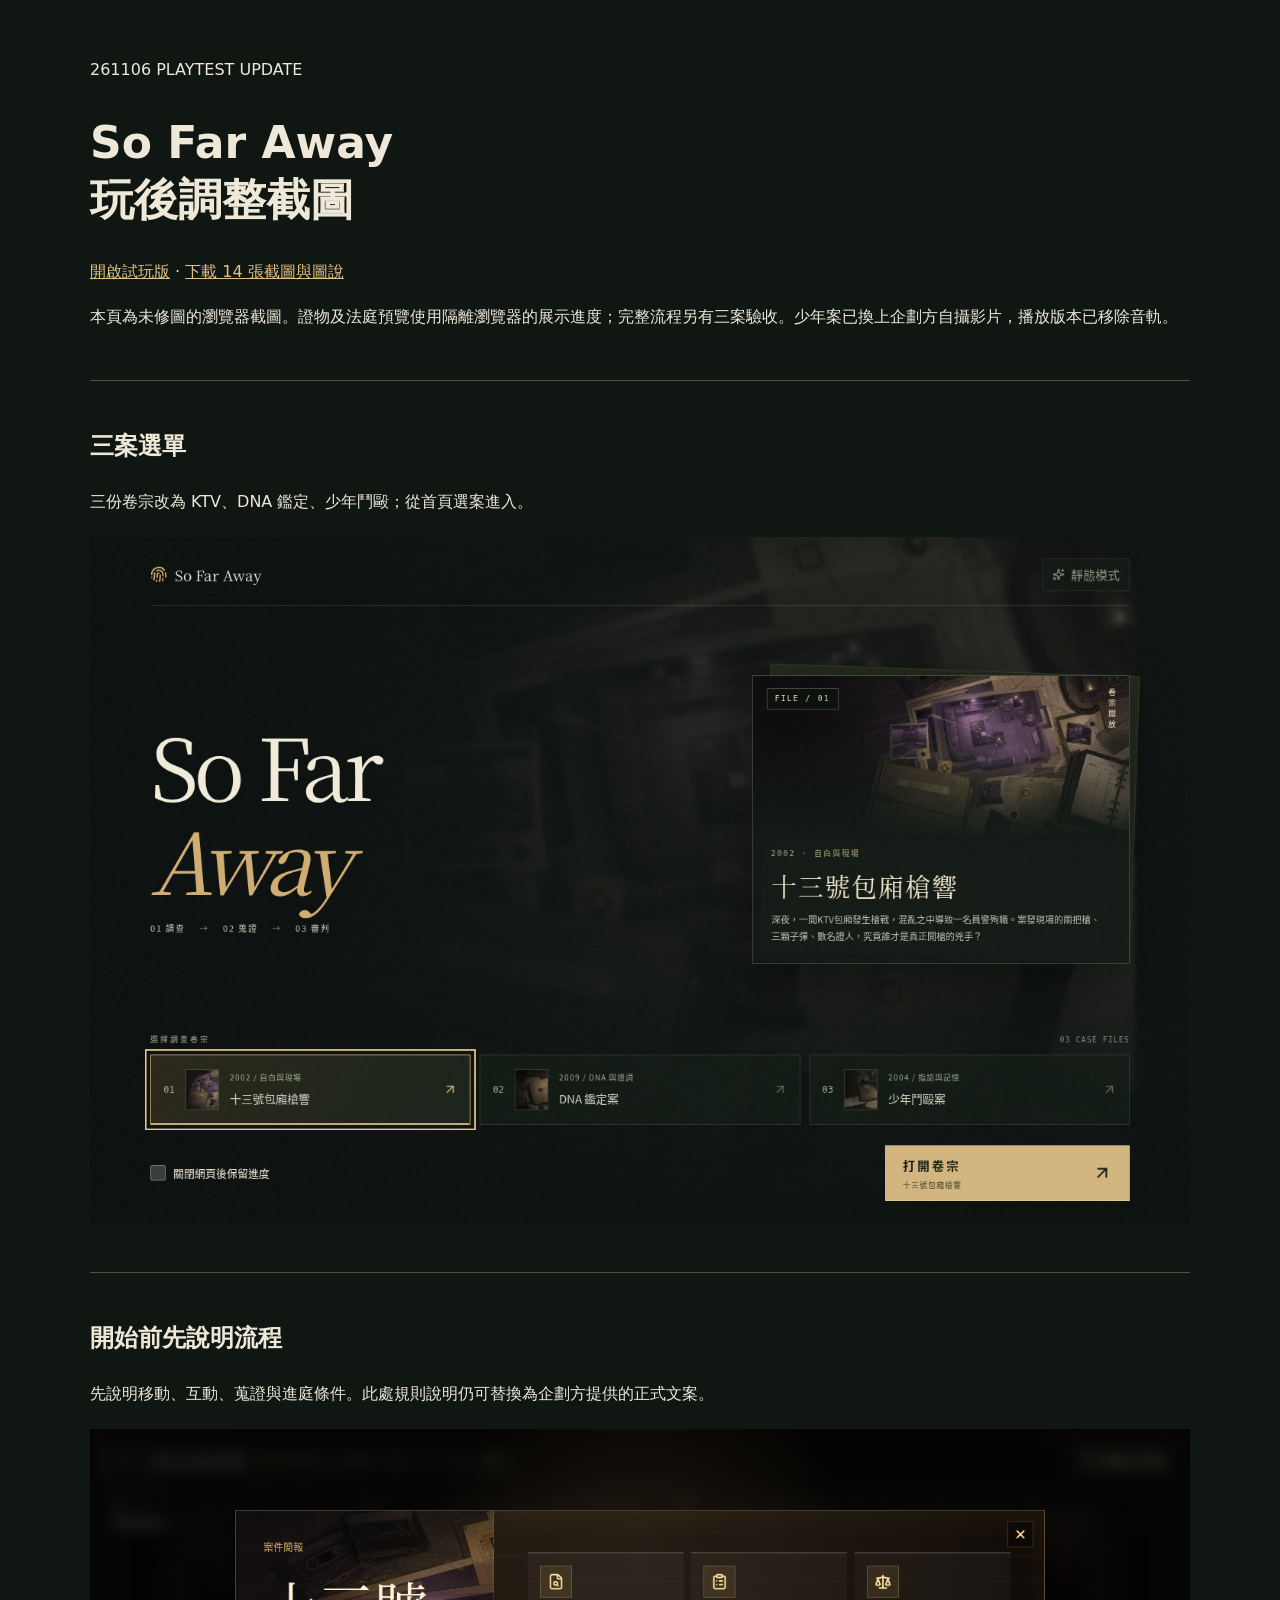
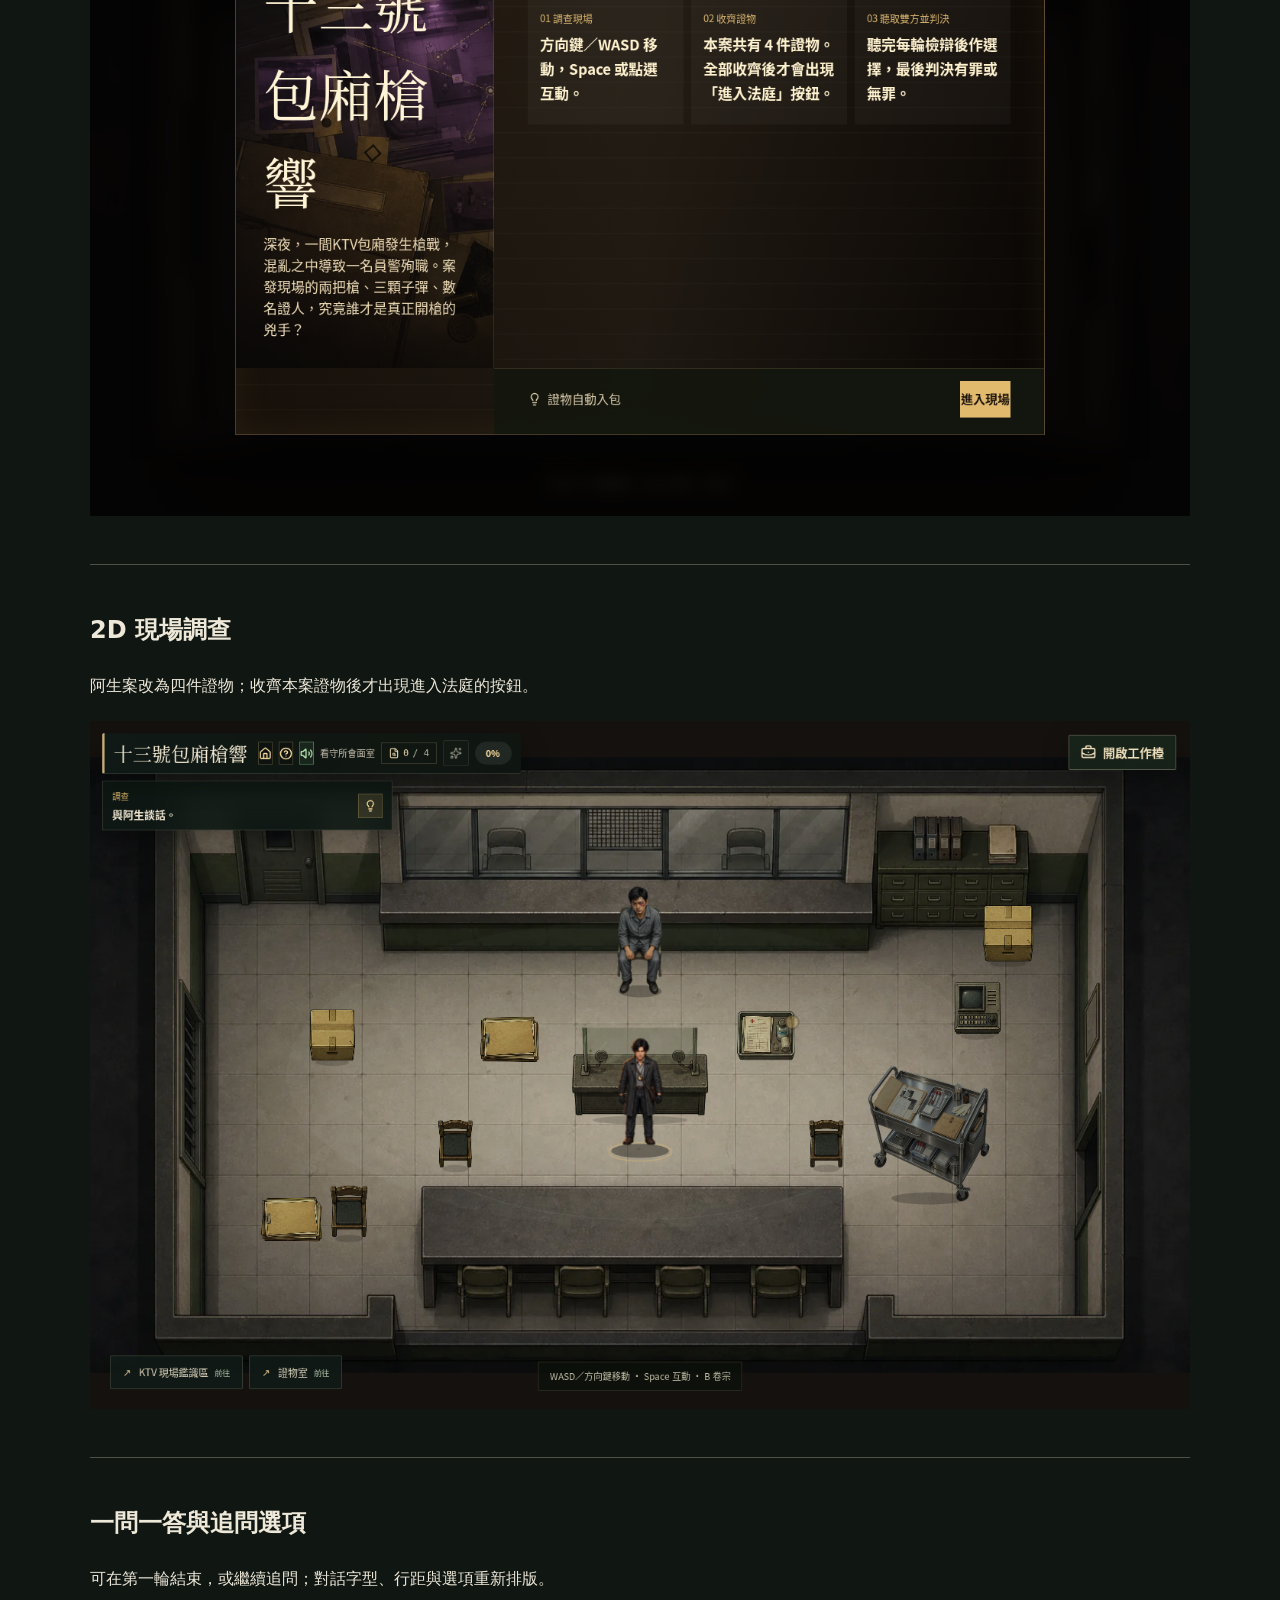
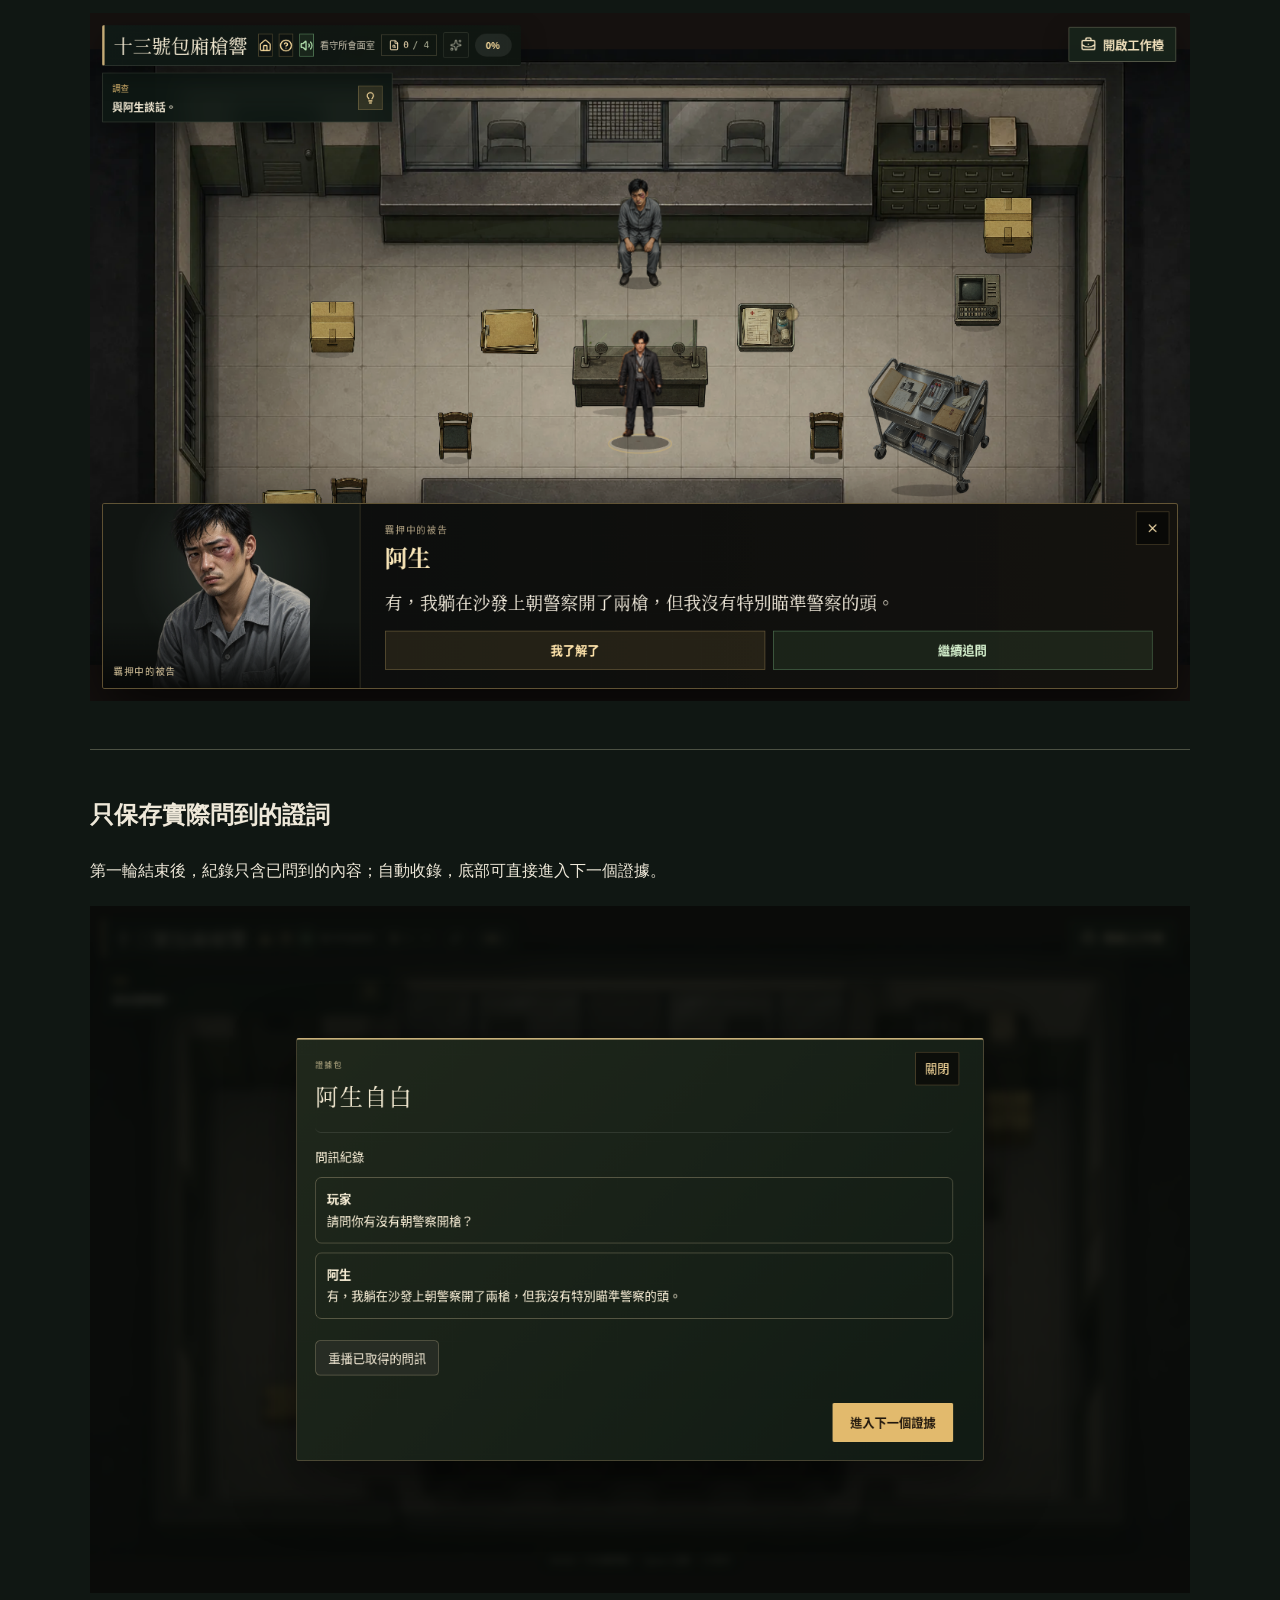
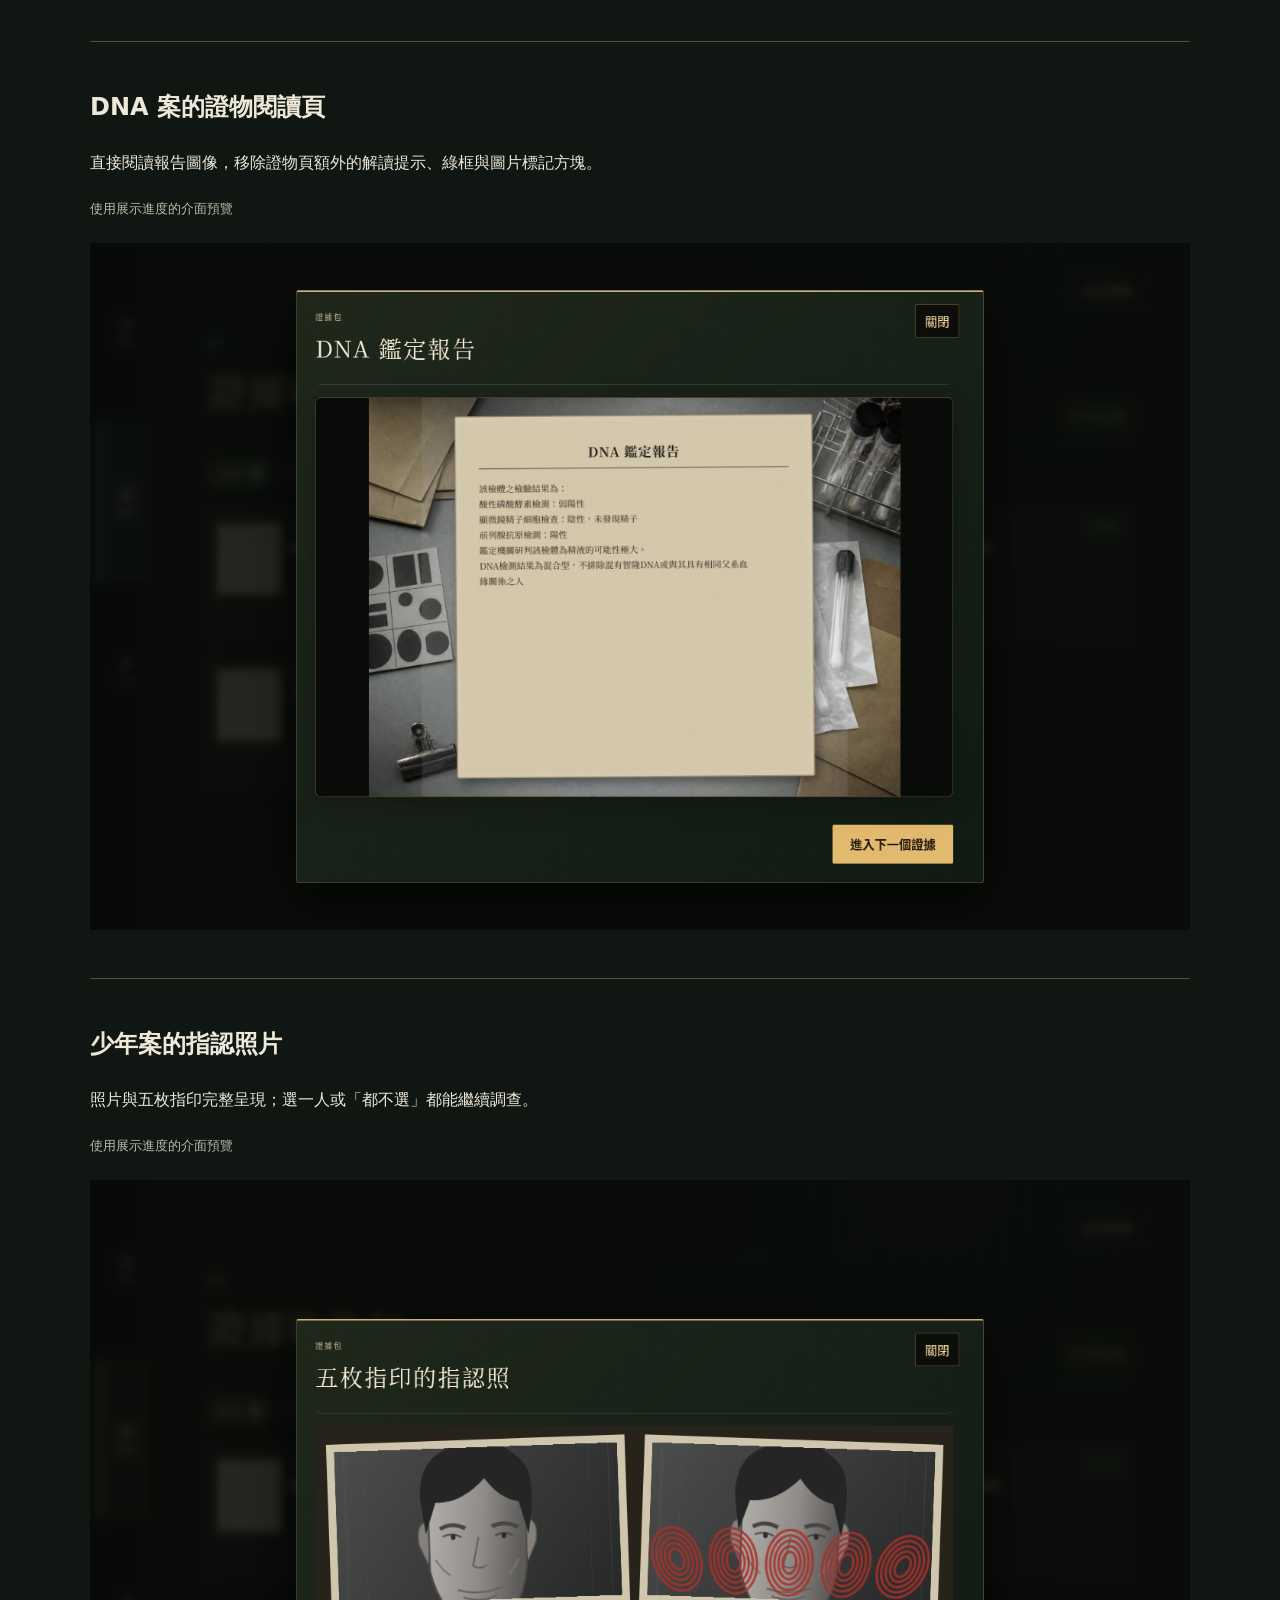
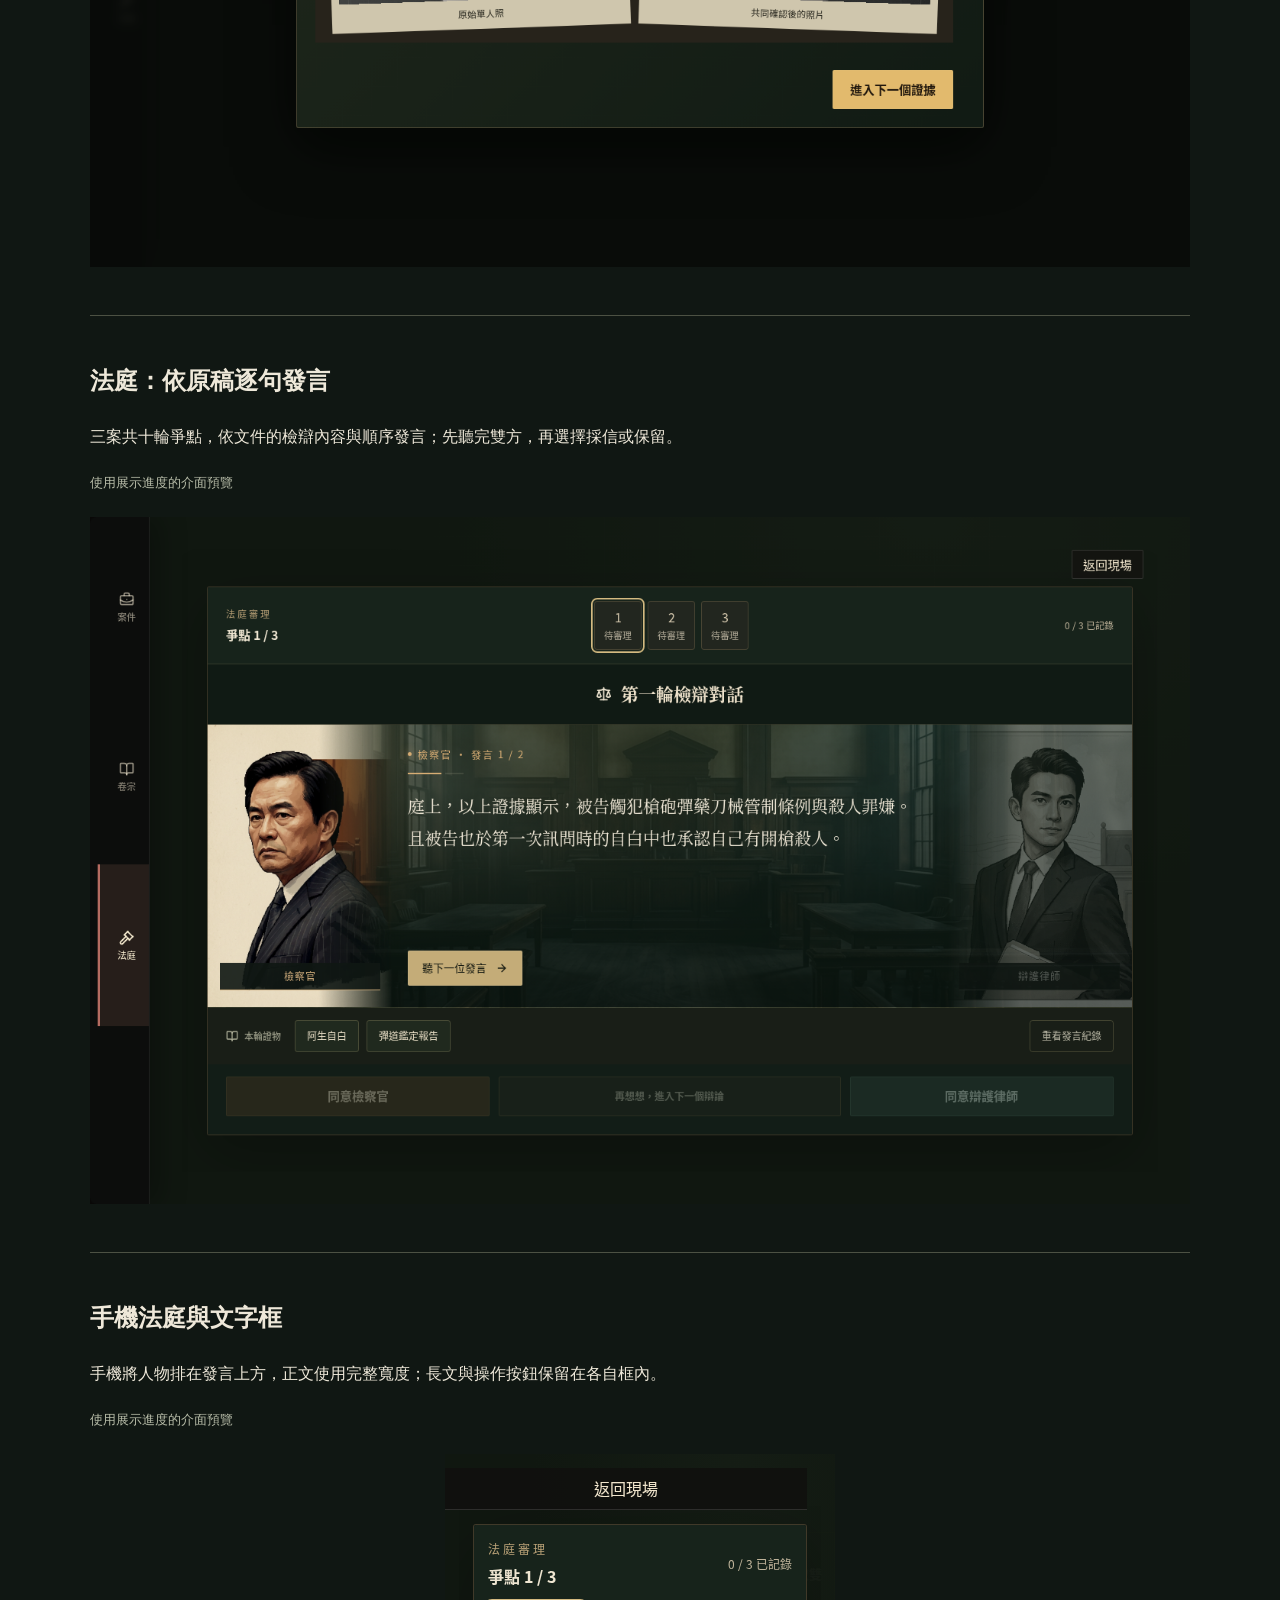
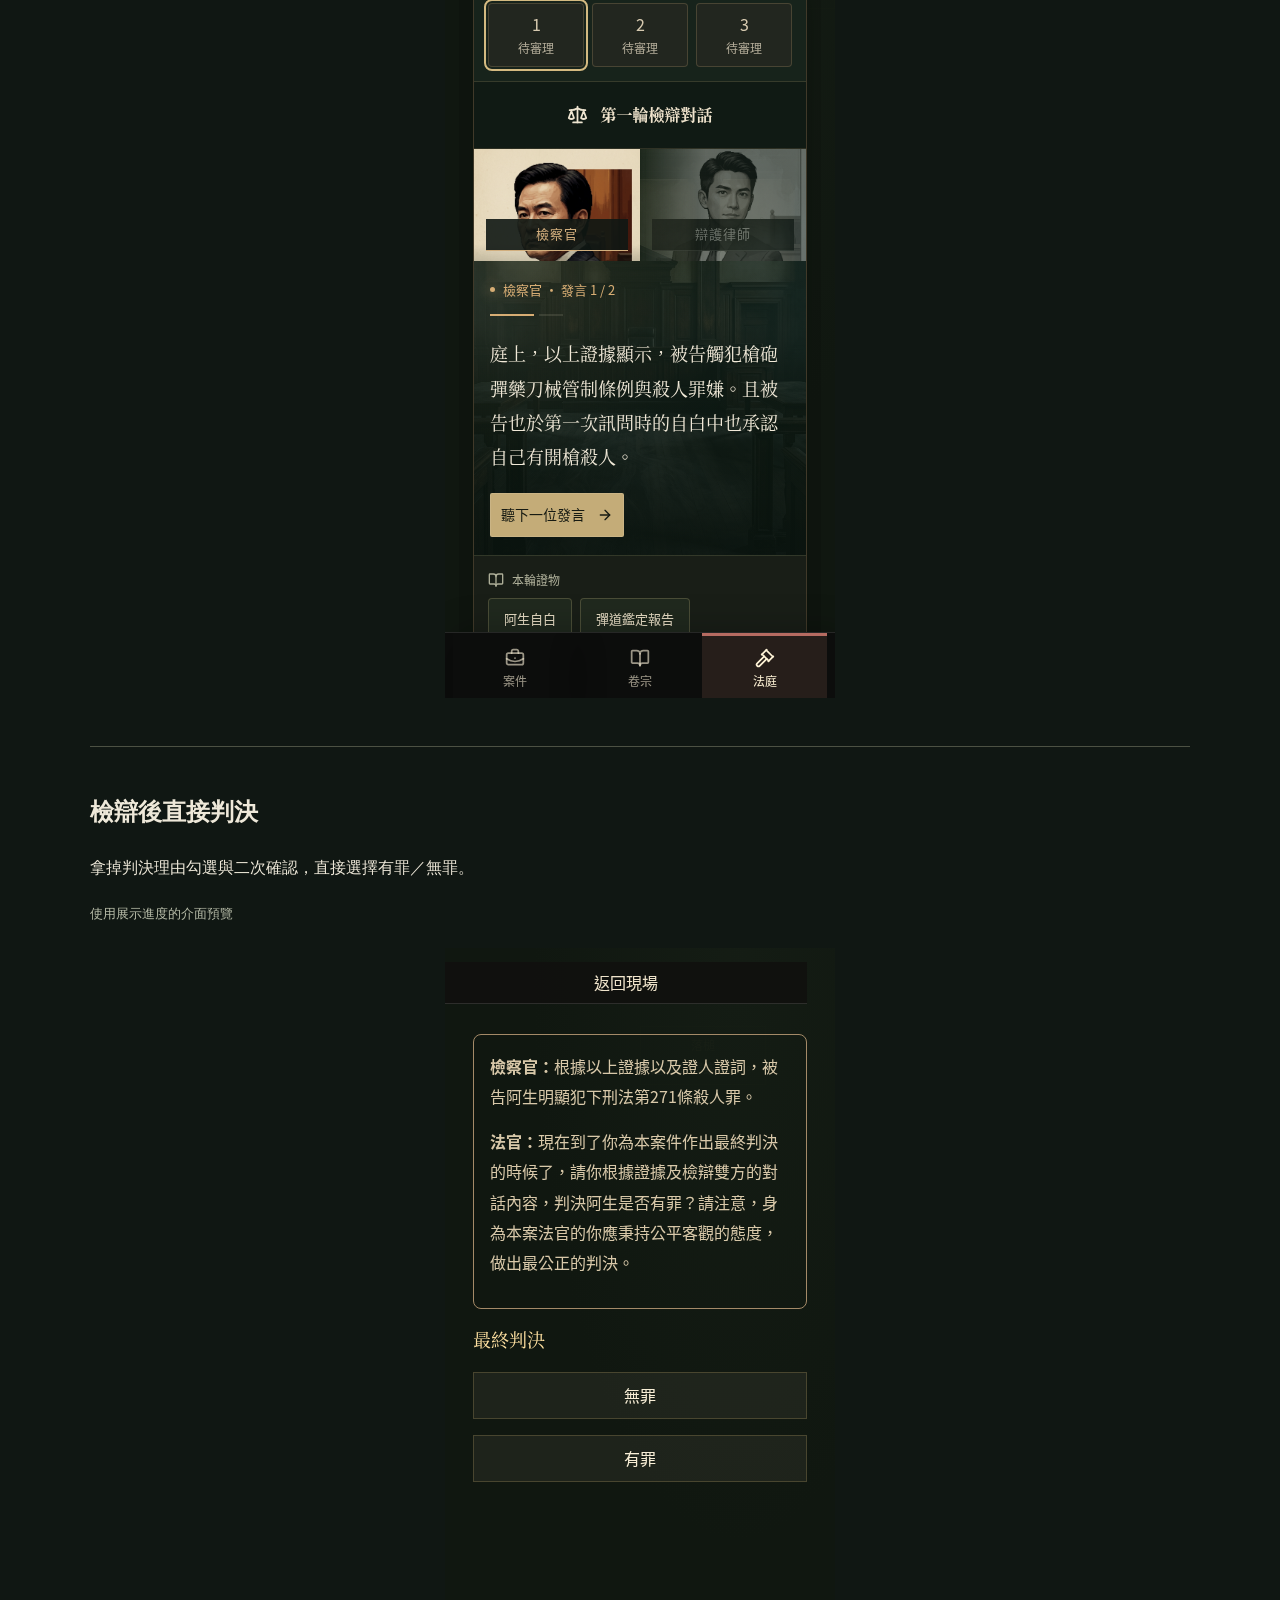
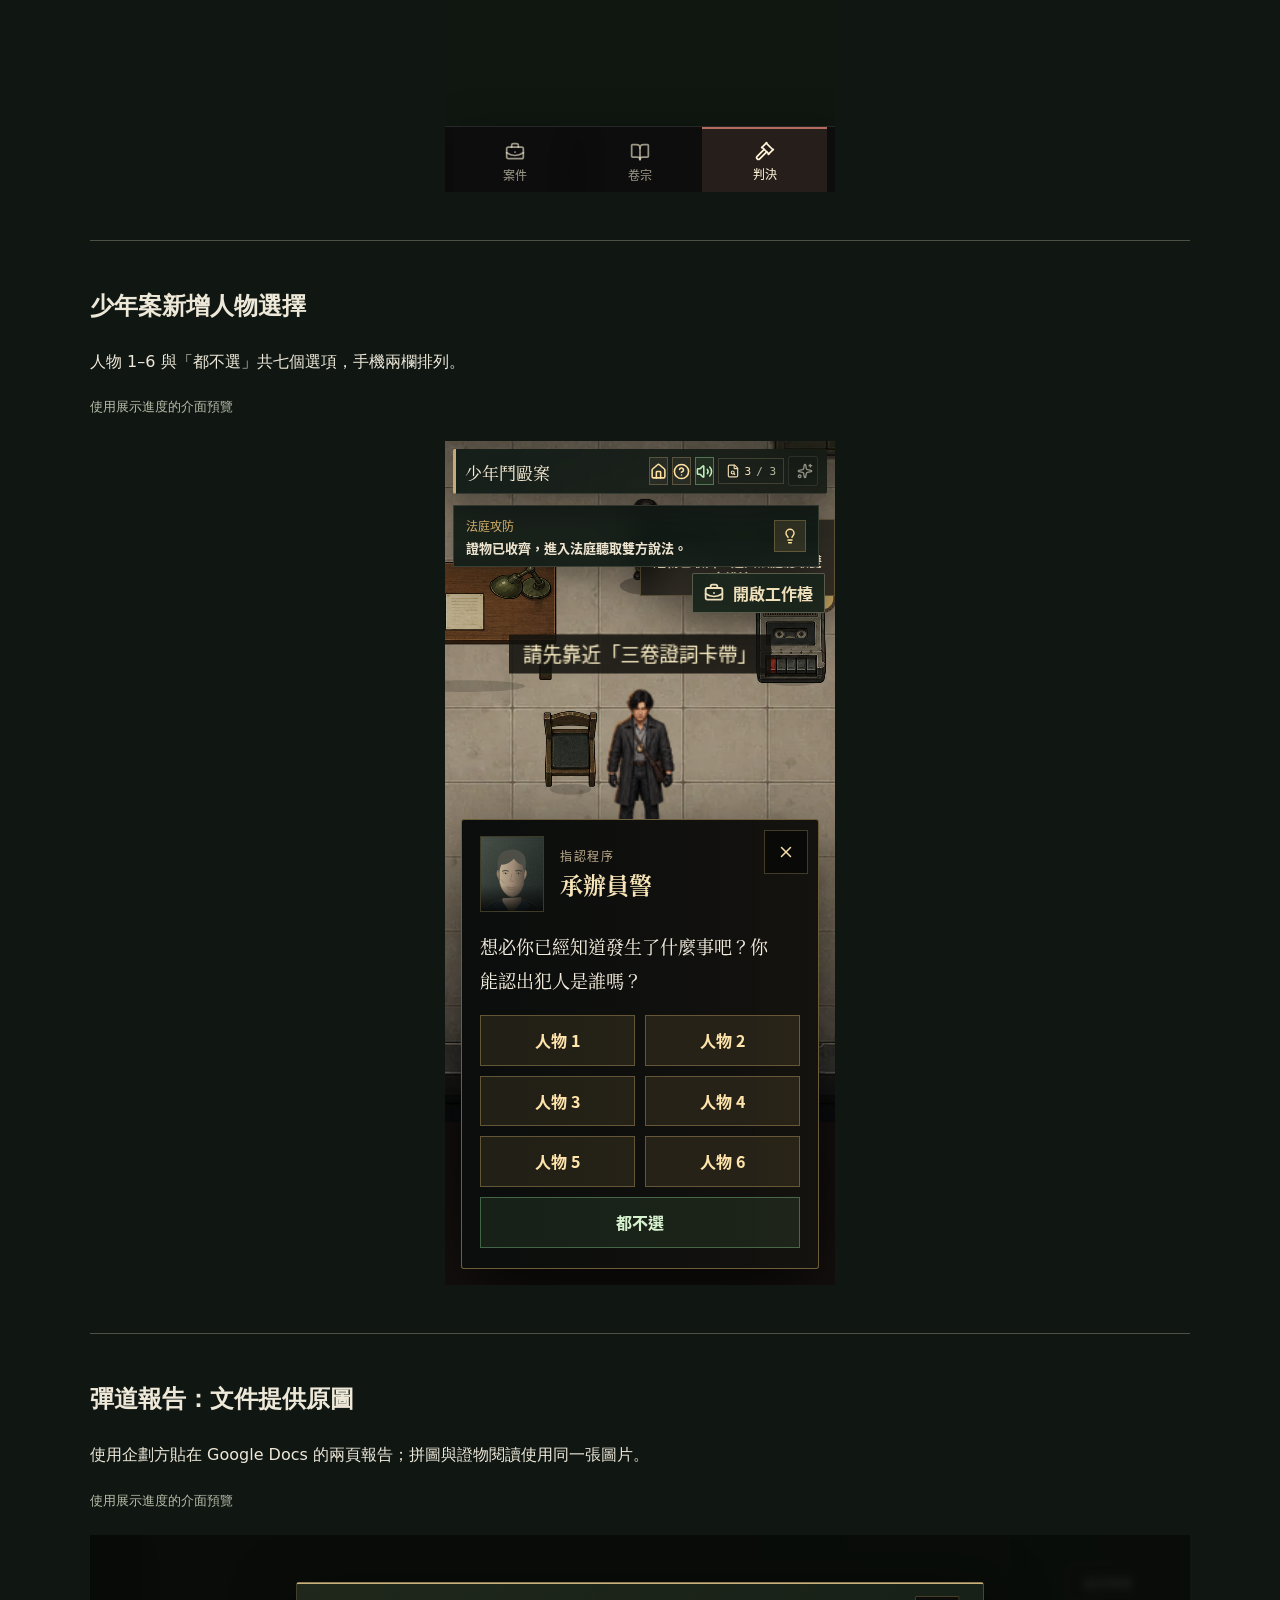
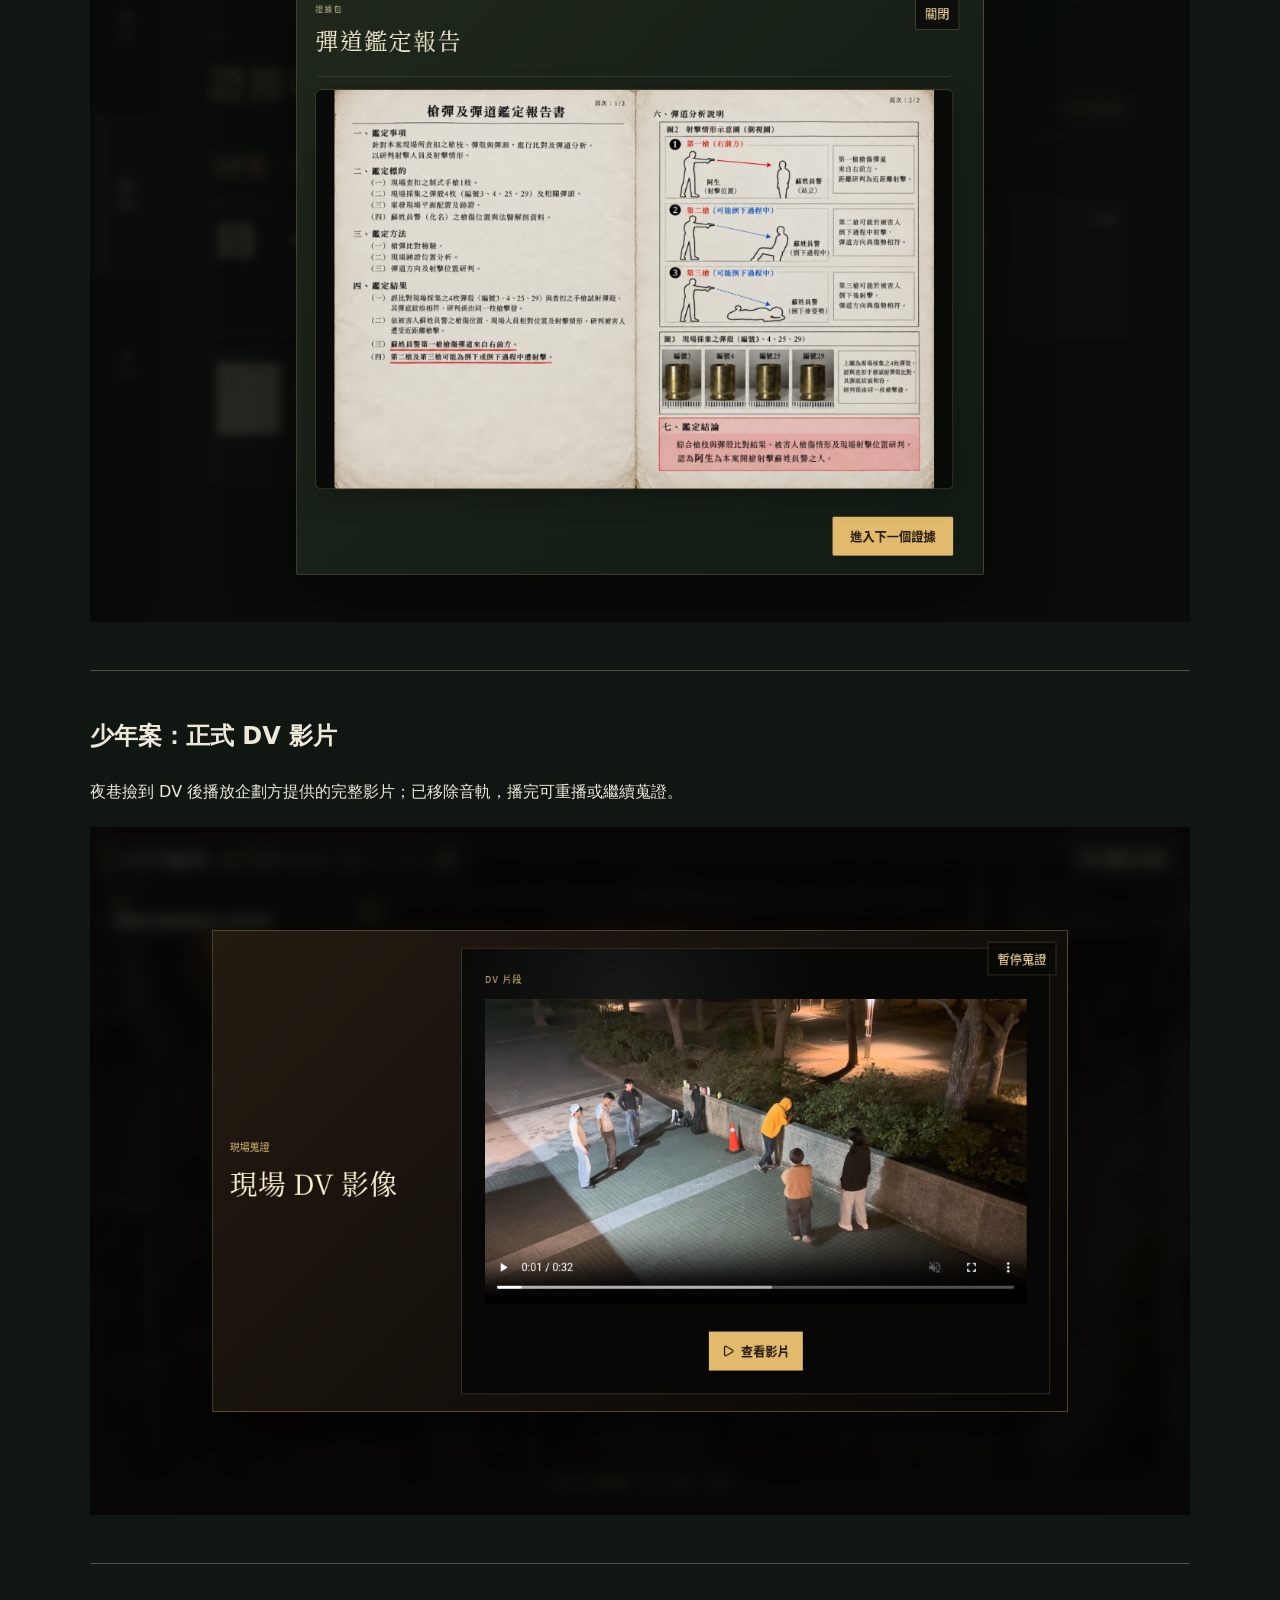
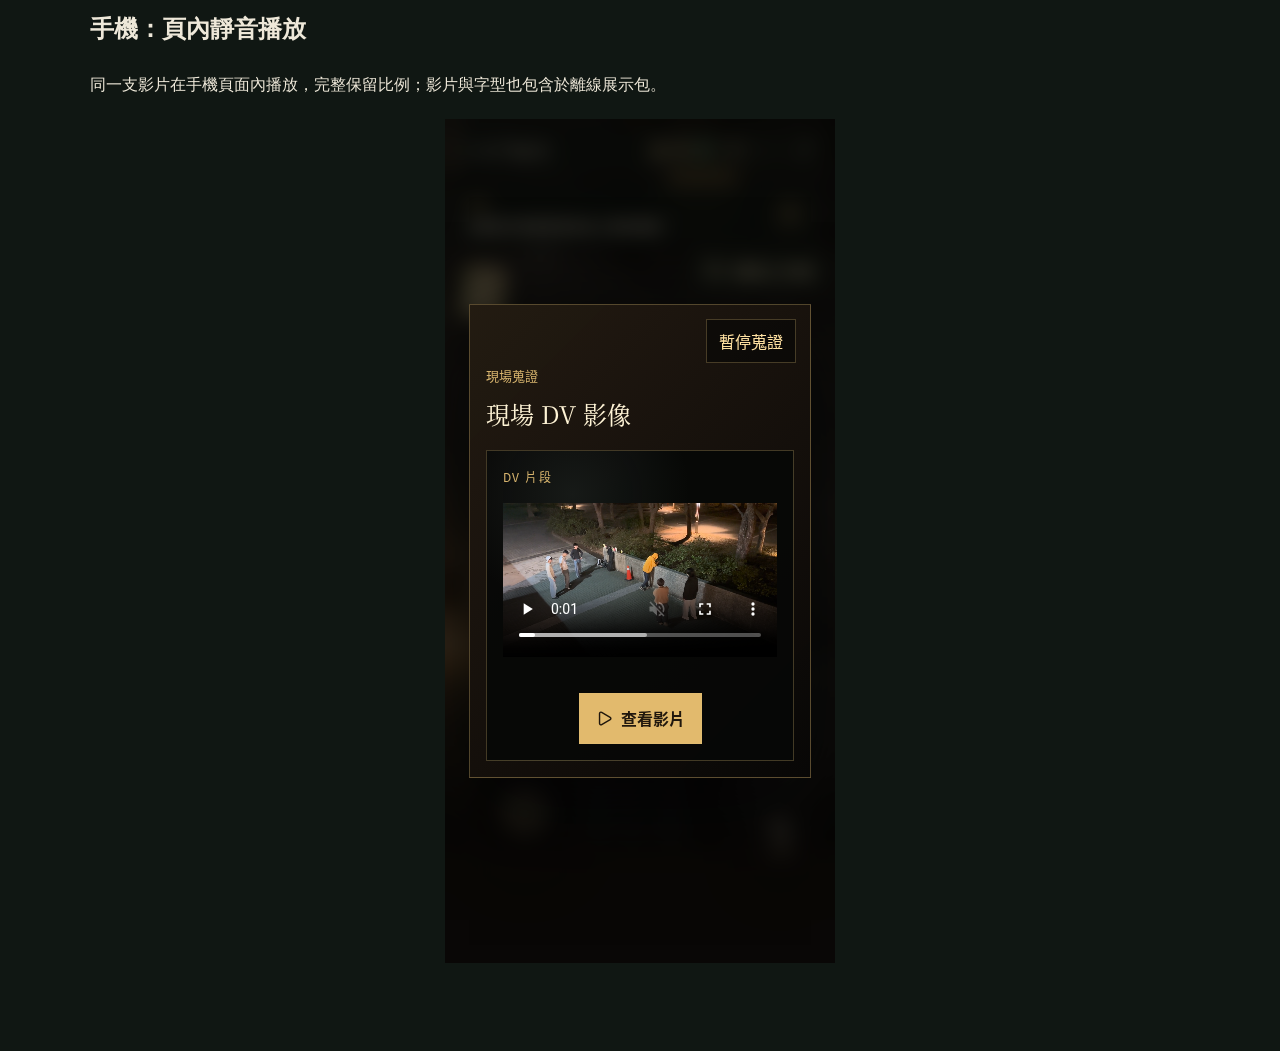
<file: review/261106/index.html>
<!doctype html><html lang="zh-Hant"><meta charset="utf-8"><meta name="viewport" content="width=device-width,initial-scale=1"><title>So Far Away｜261106 調整截圖</title><style>body{margin:0;background:#101713;color:#eee8d9;font-family:system-ui,sans-serif;line-height:1.8}main{max-width:1100px;margin:auto;padding:40px 20px}h1{font-size:clamp(28px,5vw,44px);line-height:1.3}a{color:#e2c186}figure{margin:48px 0;border-top:1px solid #4c5143;padding-top:24px}img{display:block;max-width:100%;max-height:850px;height:auto;margin:20px auto}small{color:#b8bda9}figcaption{max-width:75ch}</style><main><p>261106 PLAYTEST UPDATE</p><h1>So Far Away<br>玩後調整截圖</h1><p><a href="../../">開啟試玩版</a> · <a href="../../downloads/soufa-review-20261106.zip">下載 14 張截圖與圖說</a></p><p>本頁為未修圖的瀏覽器截圖。證物及法庭預覽使用隔離瀏覽器的展示進度；完整流程另有三案驗收。少年案已換上企劃方自攝影片，播放版本已移除音軌。</p><figure><figcaption><h2>三案選單</h2><p>三份卷宗改為 KTV、DNA 鑑定、少年鬥毆；從首頁選案進入。</p></figcaption><a href="01-cases.png"><img loading="lazy" src="01-cases.png" alt="三案選單"></a></figure><figure><figcaption><h2>開始前先說明流程</h2><p>先說明移動、互動、蒐證與進庭條件。此處規則說明仍可替換為企劃方提供的正式文案。</p></figcaption><a href="02-rules.png"><img loading="lazy" src="02-rules.png" alt="開始前先說明流程"></a></figure><figure><figcaption><h2>2D 現場調查</h2><p>阿生案改為四件證物；收齊本案證物後才出現進入法庭的按鈕。</p></figcaption><a href="03-investigation.png"><img loading="lazy" src="03-investigation.png" alt="2D 現場調查"></a></figure><figure><figcaption><h2>一問一答與追問選項</h2><p>可在第一輪結束，或繼續追問；對話字型、行距與選項重新排版。</p></figcaption><a href="04-dialogue.png"><img loading="lazy" src="04-dialogue.png" alt="一問一答與追問選項"></a></figure><figure><figcaption><h2>只保存實際問到的證詞</h2><p>第一輪結束後，紀錄只含已問到的內容；自動收錄，底部可直接進入下一個證據。</p></figcaption><a href="05-evidence.png"><img loading="lazy" src="05-evidence.png" alt="只保存實際問到的證詞"></a></figure><figure><figcaption><h2>DNA 案的證物閱讀頁</h2><p>直接閱讀報告圖像，移除證物頁額外的解讀提示、綠框與圖片標記方塊。</p><small>使用展示進度的介面預覽</small></figcaption><a href="06-dna.png"><img loading="lazy" src="06-dna.png" alt="DNA 案的證物閱讀頁"></a></figure><figure><figcaption><h2>少年案的指認照片</h2><p>照片與五枚指印完整呈現；選一人或「都不選」都能繼續調查。</p><small>使用展示進度的介面預覽</small></figcaption><a href="07-youth.png"><img loading="lazy" src="07-youth.png" alt="少年案的指認照片"></a></figure><figure><figcaption><h2>法庭：依原稿逐句發言</h2><p>三案共十輪爭點，依文件的檢辯內容與順序發言；先聽完雙方，再選擇採信或保留。</p><small>使用展示進度的介面預覽</small></figcaption><a href="08-court-desktop.png"><img loading="lazy" src="08-court-desktop.png" alt="法庭：依原稿逐句發言"></a></figure><figure><figcaption><h2>手機法庭與文字框</h2><p>手機將人物排在發言上方，正文使用完整寬度；長文與操作按鈕保留在各自框內。</p><small>使用展示進度的介面預覽</small></figcaption><a href="09-court-mobile.png"><img loading="lazy" src="09-court-mobile.png" alt="手機法庭與文字框"></a></figure><figure><figcaption><h2>檢辯後直接判決</h2><p>拿掉判決理由勾選與二次確認，直接選擇有罪／無罪。</p><small>使用展示進度的介面預覽</small></figcaption><a href="10-direct-verdict.png"><img loading="lazy" src="10-direct-verdict.png" alt="檢辯後直接判決"></a></figure><figure><figcaption><h2>少年案新增人物選擇</h2><p>人物 1–6 與「都不選」共七個選項，手機兩欄排列。</p><small>使用展示進度的介面預覽</small></figcaption><a href="11-identification-choice.png"><img loading="lazy" src="11-identification-choice.png" alt="少年案新增人物選擇"></a></figure><figure><figcaption><h2>彈道報告：文件提供原圖</h2><p>使用企劃方貼在 Google Docs 的兩頁報告；拼圖與證物閱讀使用同一張圖片。</p><small>使用展示進度的介面預覽</small></figcaption><a href="12-ballistics-report.png"><img loading="lazy" src="12-ballistics-report.png" alt="彈道報告：文件提供原圖"></a></figure><figure><figcaption><h2>少年案：正式 DV 影片</h2><p>夜巷撿到 DV 後播放企劃方提供的完整影片；已移除音軌，播完可重播或繼續蒐證。</p></figcaption><a href="13-youth-dv-desktop.png"><img loading="lazy" src="13-youth-dv-desktop.png" alt="少年案：正式 DV 影片"></a></figure><figure><figcaption><h2>手機：頁內靜音播放</h2><p>同一支影片在手機頁面內播放，完整保留比例；影片與字型也包含於離線展示包。</p></figcaption><a href="14-youth-dv-mobile.png"><img loading="lazy" src="14-youth-dv-mobile.png" alt="手機：頁內靜音播放"></a></figure></main></html>
</file>
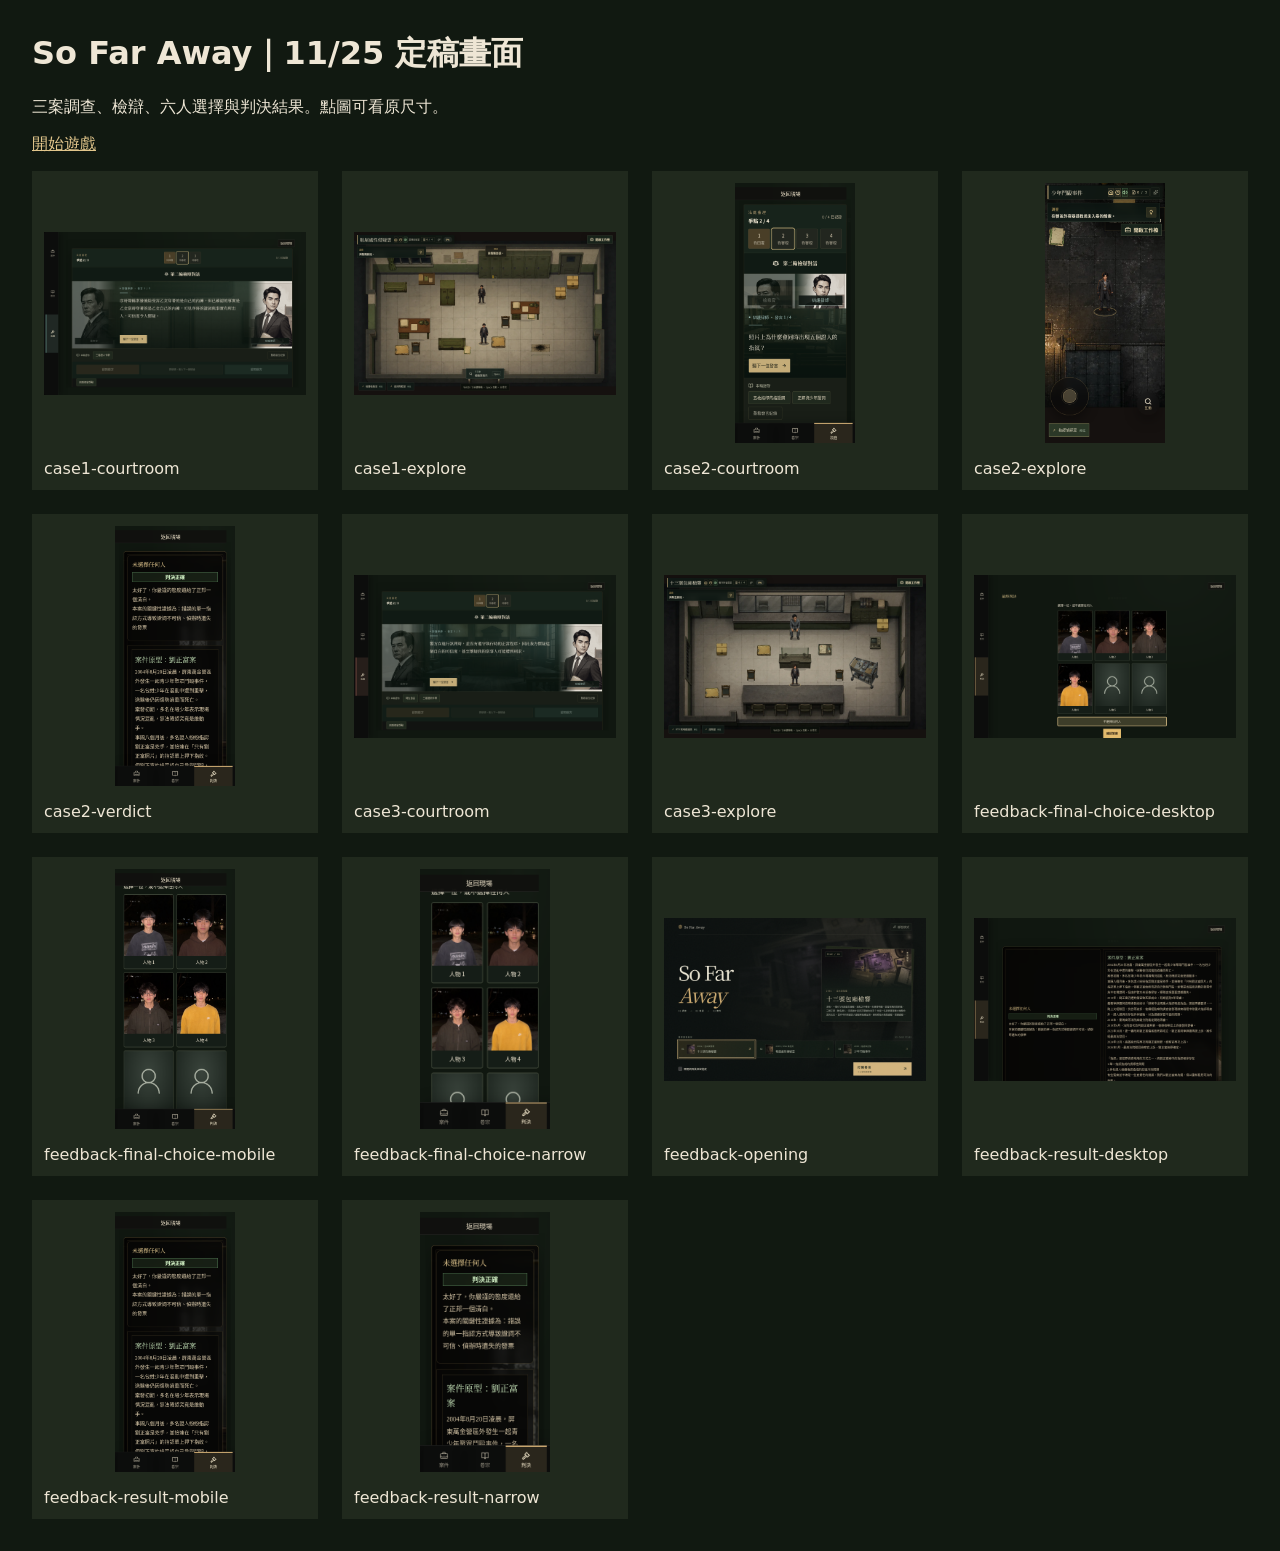
<file: review/261125/index.html>
<!doctype html><html lang="zh-Hant"><meta charset="utf-8"><meta name="viewport" content="width=device-width,initial-scale=1"><title>So Far Away｜11/25 定稿畫面</title><style>body{margin:32px;background:#111911;color:#eee6d5;font:16px system-ui}main{display:grid;grid-template-columns:repeat(auto-fit,minmax(280px,1fr));gap:24px}figure{margin:0;padding:12px;background:#20291d}img{width:100%;height:260px;object-fit:contain}figcaption{margin-top:12px;overflow-wrap:anywhere}a{color:#e2c68c}</style><h1>So Far Away｜11/25 定稿畫面</h1><p>三案調查、檢辯、六人選擇與判決結果。點圖可看原尺寸。</p><p><a href="../../">開始遊戲</a></p><main><figure><a href="case1-courtroom.png"><img loading="lazy" src="case1-courtroom.png" alt="case1-courtroom"></a><figcaption>case1-courtroom</figcaption></figure><figure><a href="case1-explore.png"><img loading="lazy" src="case1-explore.png" alt="case1-explore"></a><figcaption>case1-explore</figcaption></figure><figure><a href="case2-courtroom.png"><img loading="lazy" src="case2-courtroom.png" alt="case2-courtroom"></a><figcaption>case2-courtroom</figcaption></figure><figure><a href="case2-explore.png"><img loading="lazy" src="case2-explore.png" alt="case2-explore"></a><figcaption>case2-explore</figcaption></figure><figure><a href="case2-verdict.png"><img loading="lazy" src="case2-verdict.png" alt="case2-verdict"></a><figcaption>case2-verdict</figcaption></figure><figure><a href="case3-courtroom.png"><img loading="lazy" src="case3-courtroom.png" alt="case3-courtroom"></a><figcaption>case3-courtroom</figcaption></figure><figure><a href="case3-explore.png"><img loading="lazy" src="case3-explore.png" alt="case3-explore"></a><figcaption>case3-explore</figcaption></figure><figure><a href="feedback-final-choice-desktop.png"><img loading="lazy" src="feedback-final-choice-desktop.png" alt="feedback-final-choice-desktop"></a><figcaption>feedback-final-choice-desktop</figcaption></figure><figure><a href="feedback-final-choice-mobile.png"><img loading="lazy" src="feedback-final-choice-mobile.png" alt="feedback-final-choice-mobile"></a><figcaption>feedback-final-choice-mobile</figcaption></figure><figure><a href="feedback-final-choice-narrow.png"><img loading="lazy" src="feedback-final-choice-narrow.png" alt="feedback-final-choice-narrow"></a><figcaption>feedback-final-choice-narrow</figcaption></figure><figure><a href="feedback-opening.png"><img loading="lazy" src="feedback-opening.png" alt="feedback-opening"></a><figcaption>feedback-opening</figcaption></figure><figure><a href="feedback-result-desktop.png"><img loading="lazy" src="feedback-result-desktop.png" alt="feedback-result-desktop"></a><figcaption>feedback-result-desktop</figcaption></figure><figure><a href="feedback-result-mobile.png"><img loading="lazy" src="feedback-result-mobile.png" alt="feedback-result-mobile"></a><figcaption>feedback-result-mobile</figcaption></figure><figure><a href="feedback-result-narrow.png"><img loading="lazy" src="feedback-result-narrow.png" alt="feedback-result-narrow"></a><figcaption>feedback-result-narrow</figcaption></figure></main></html>
</file>
